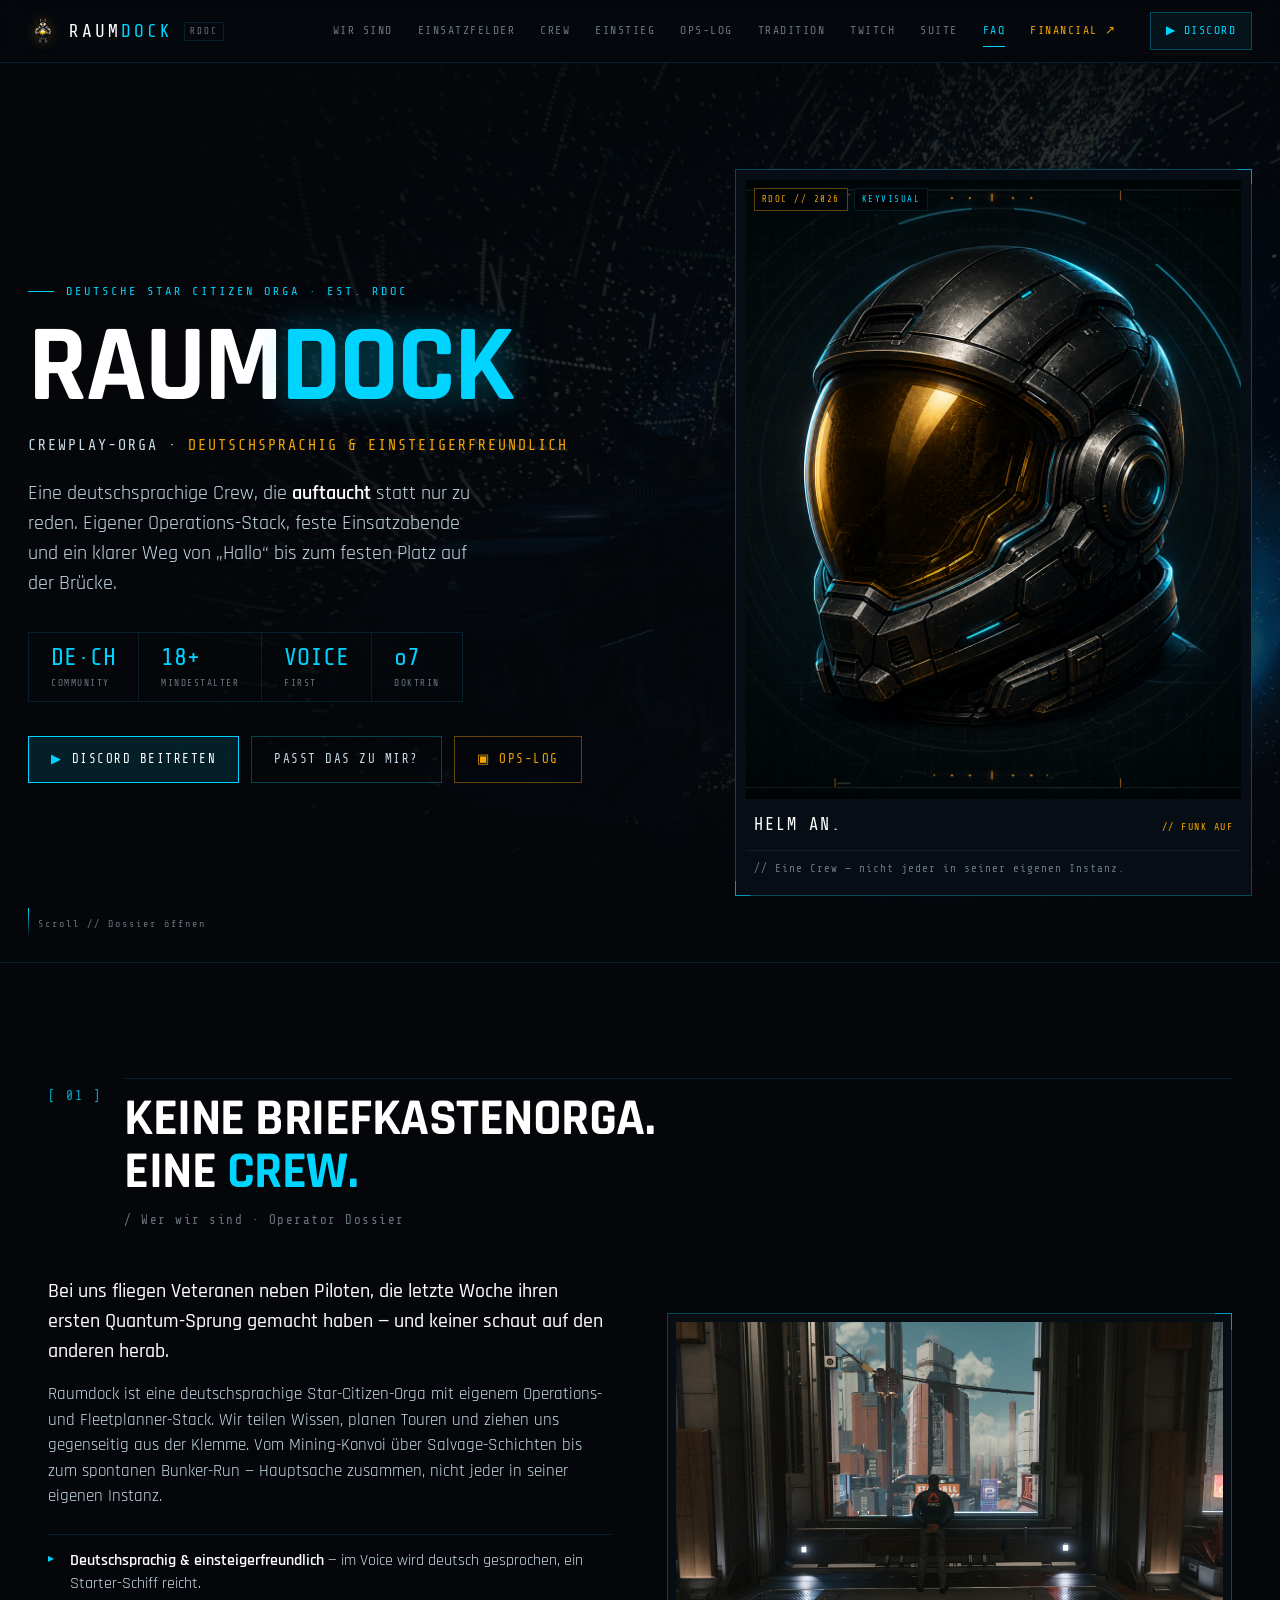
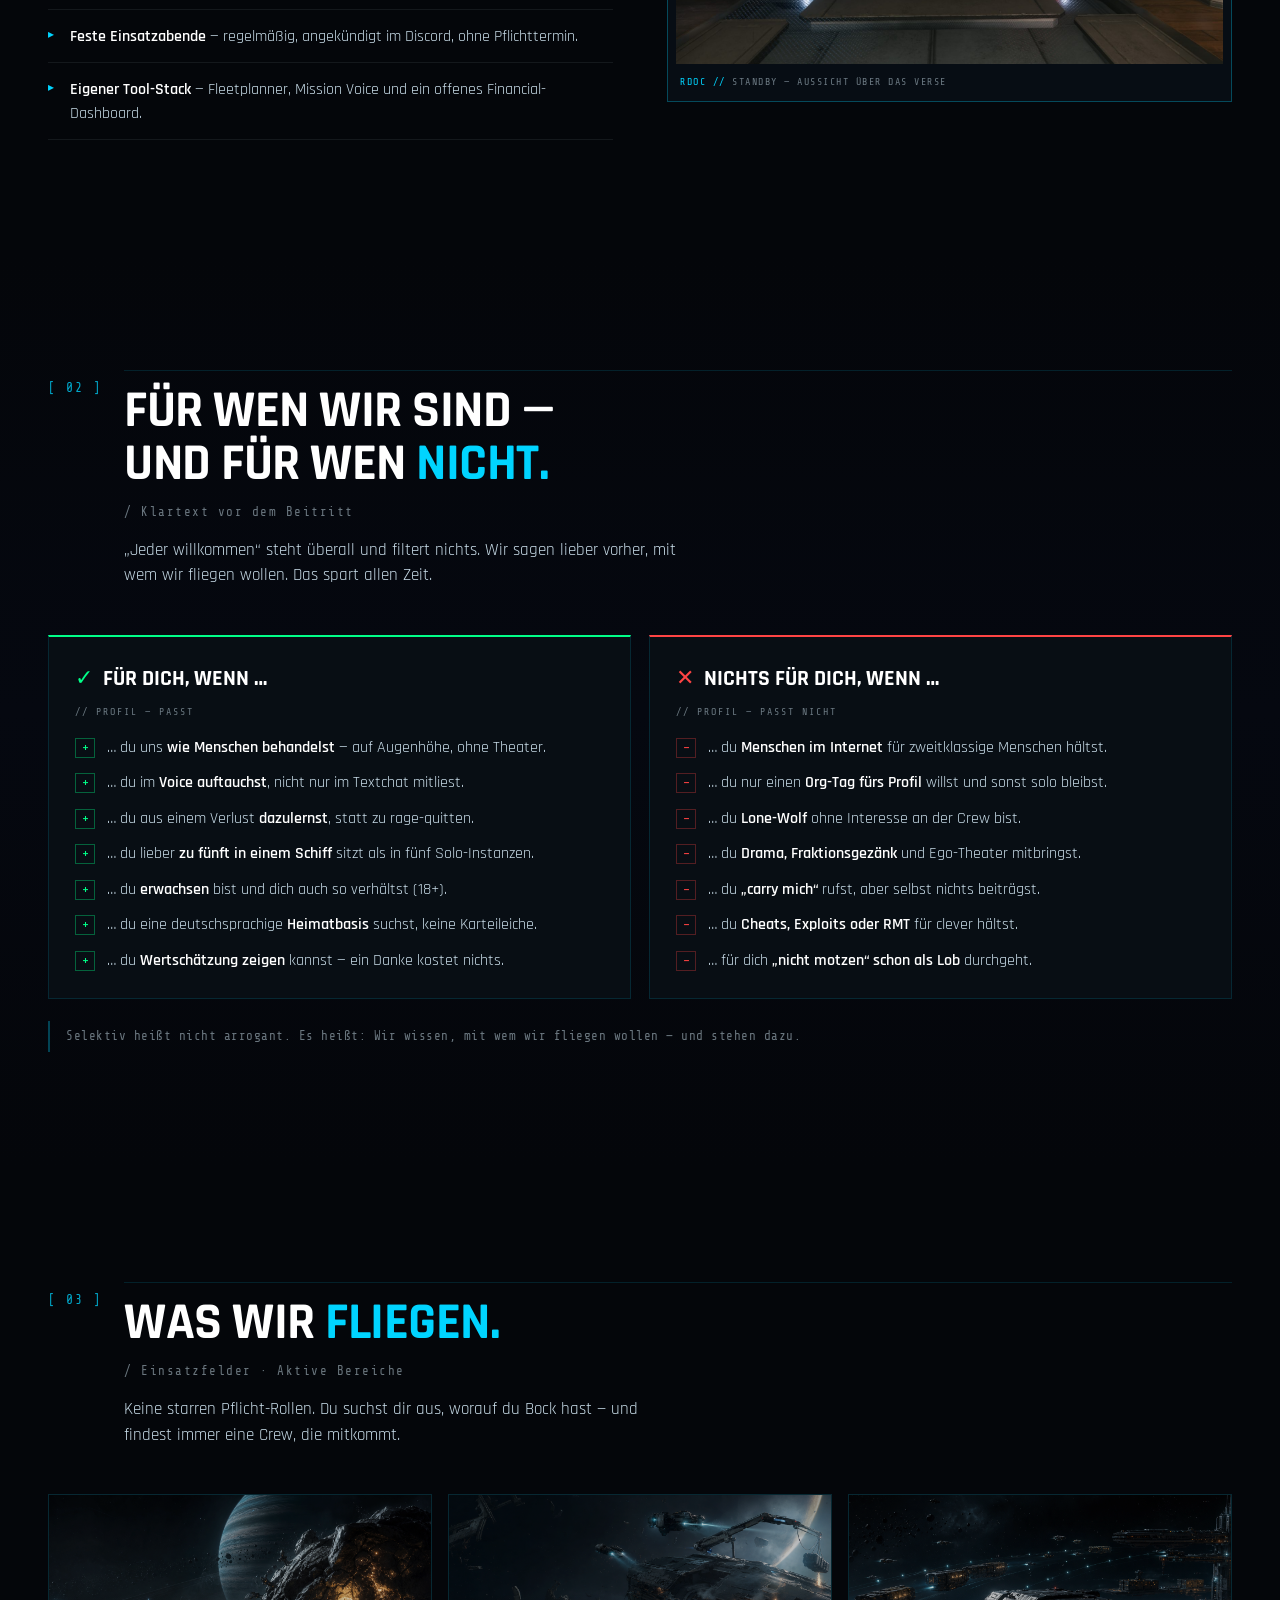
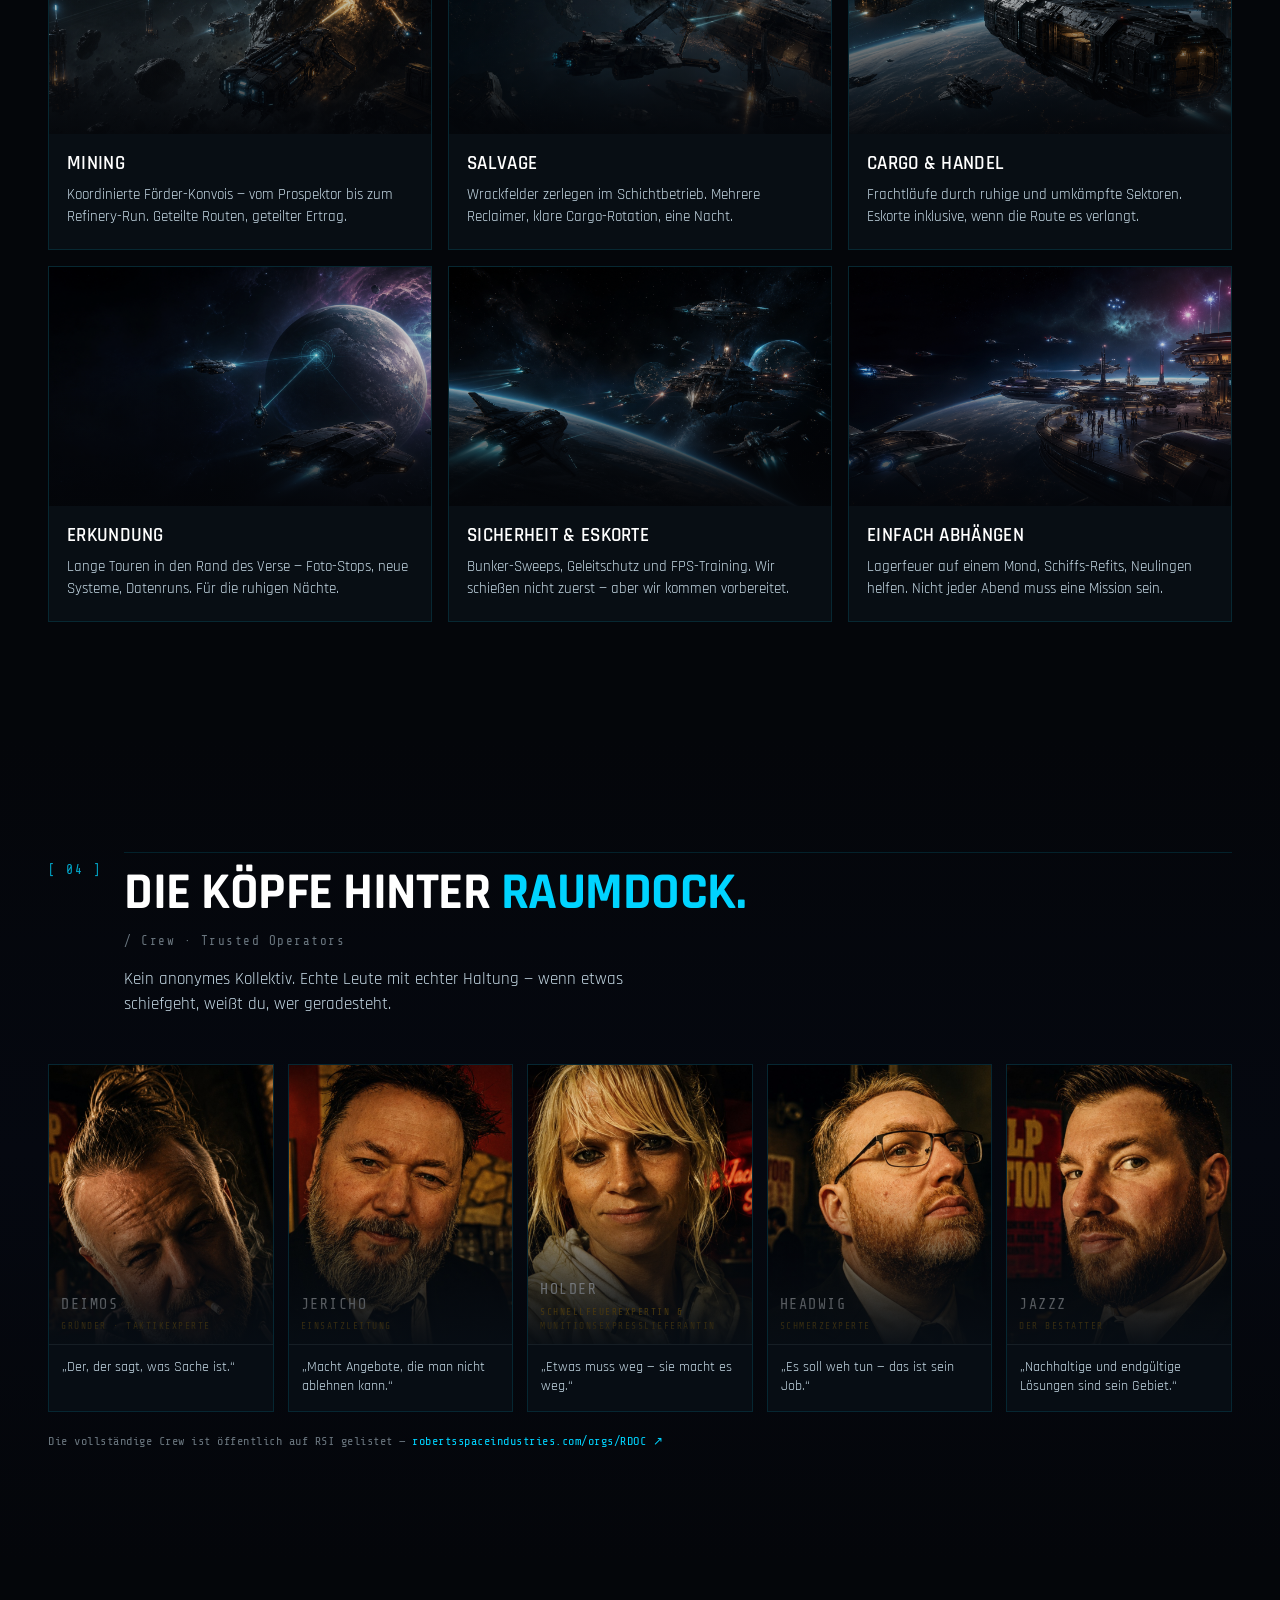
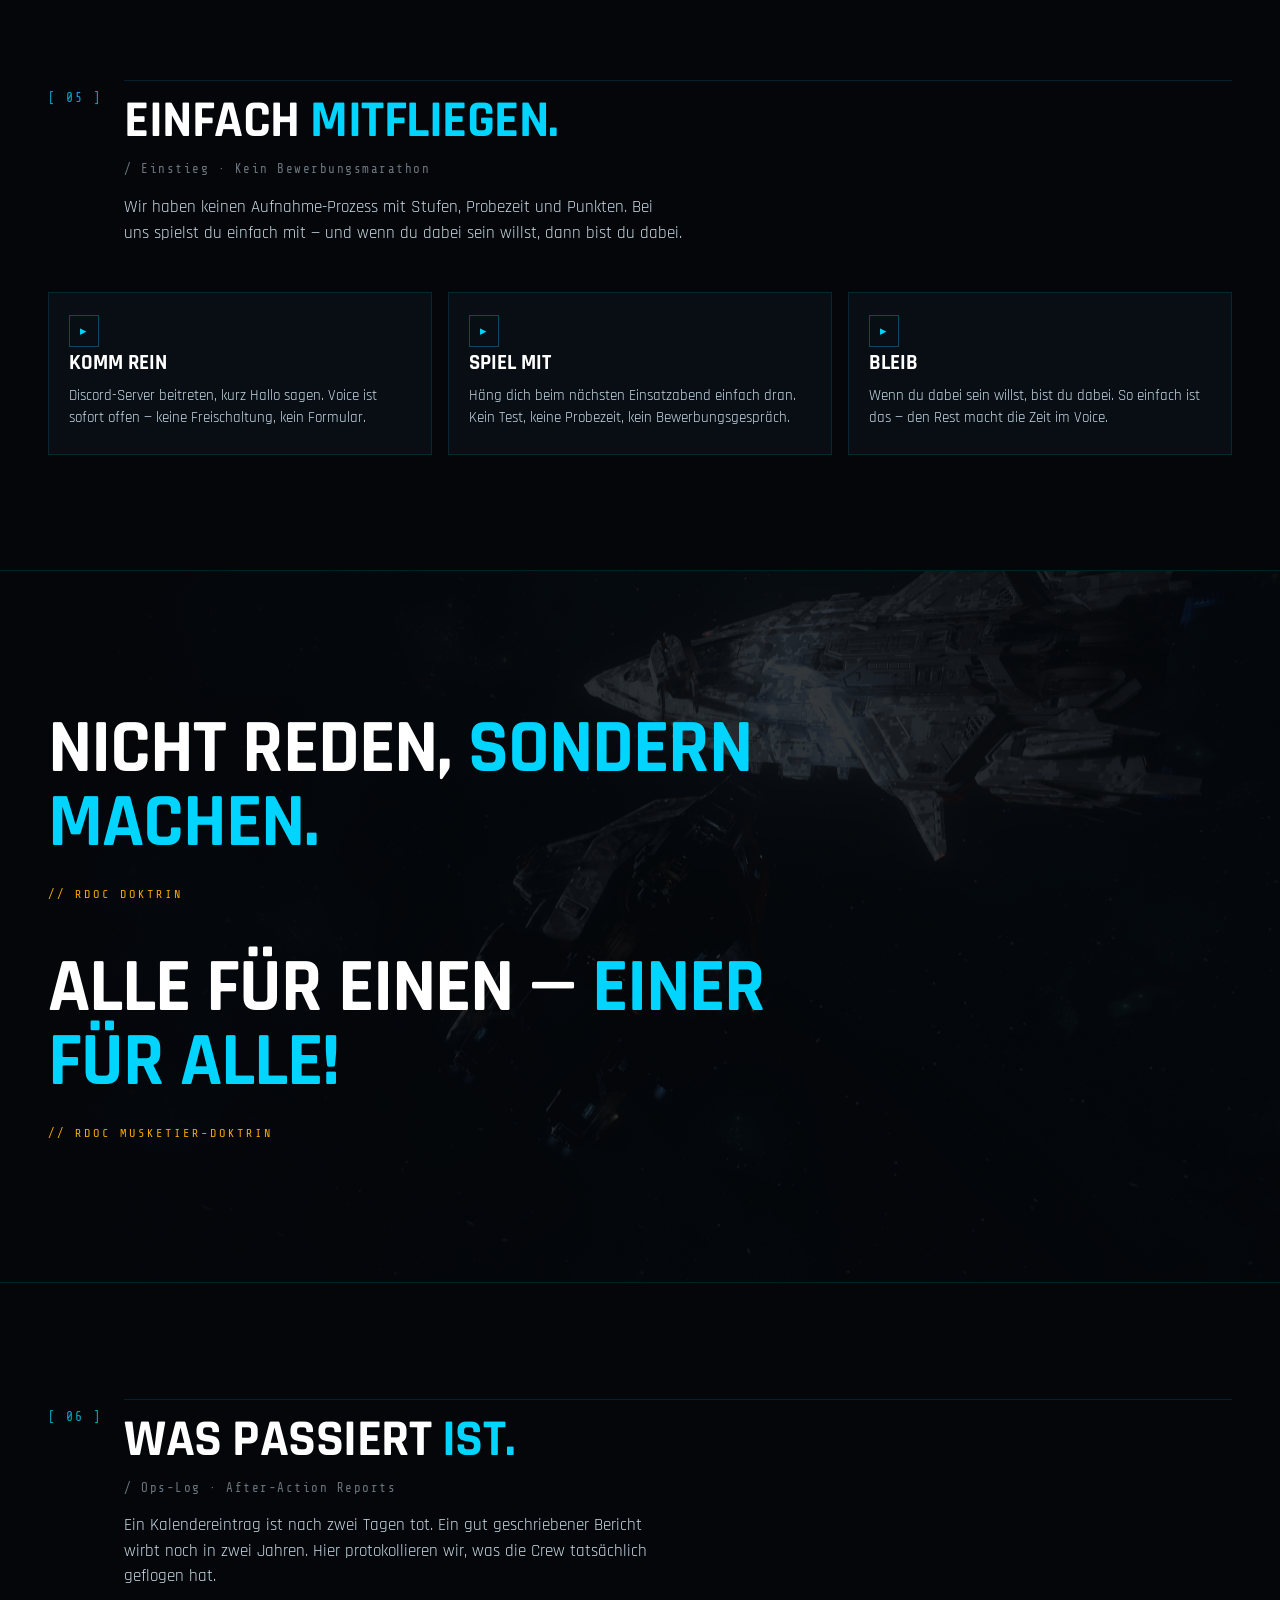
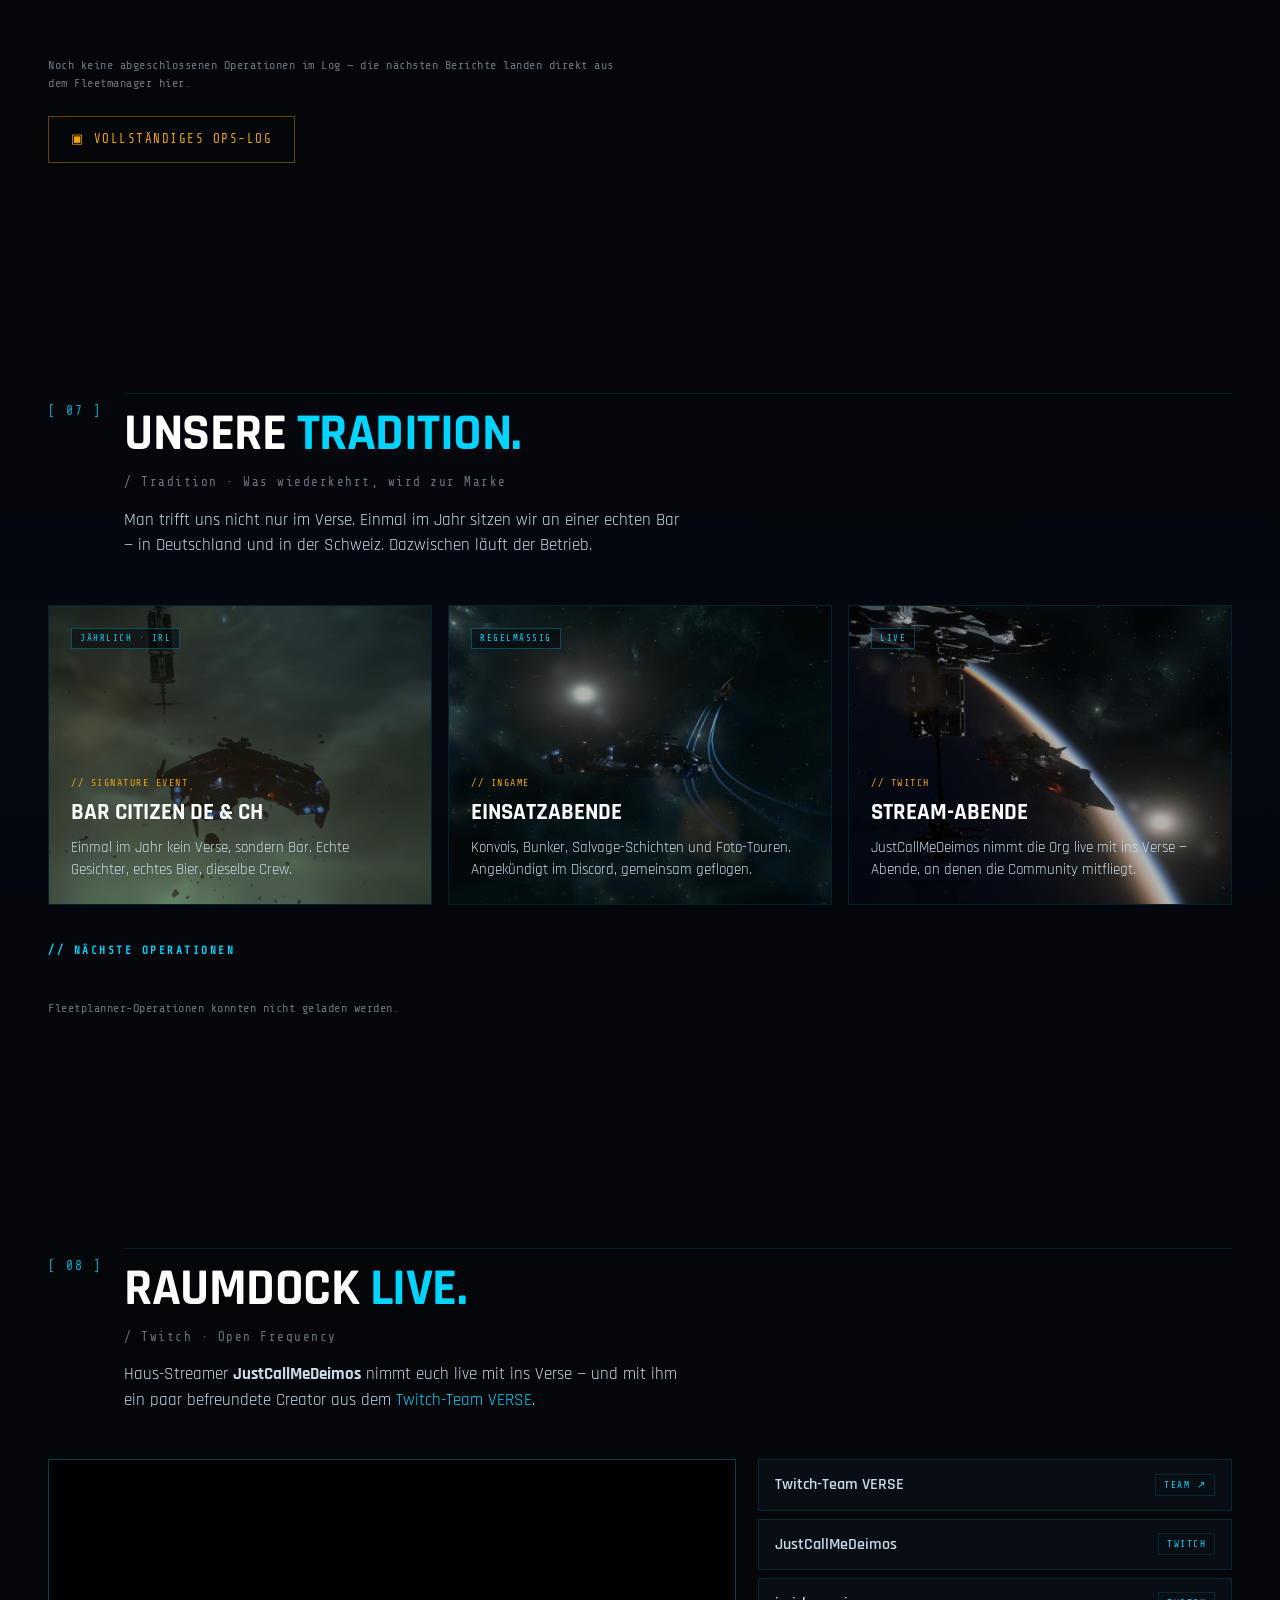
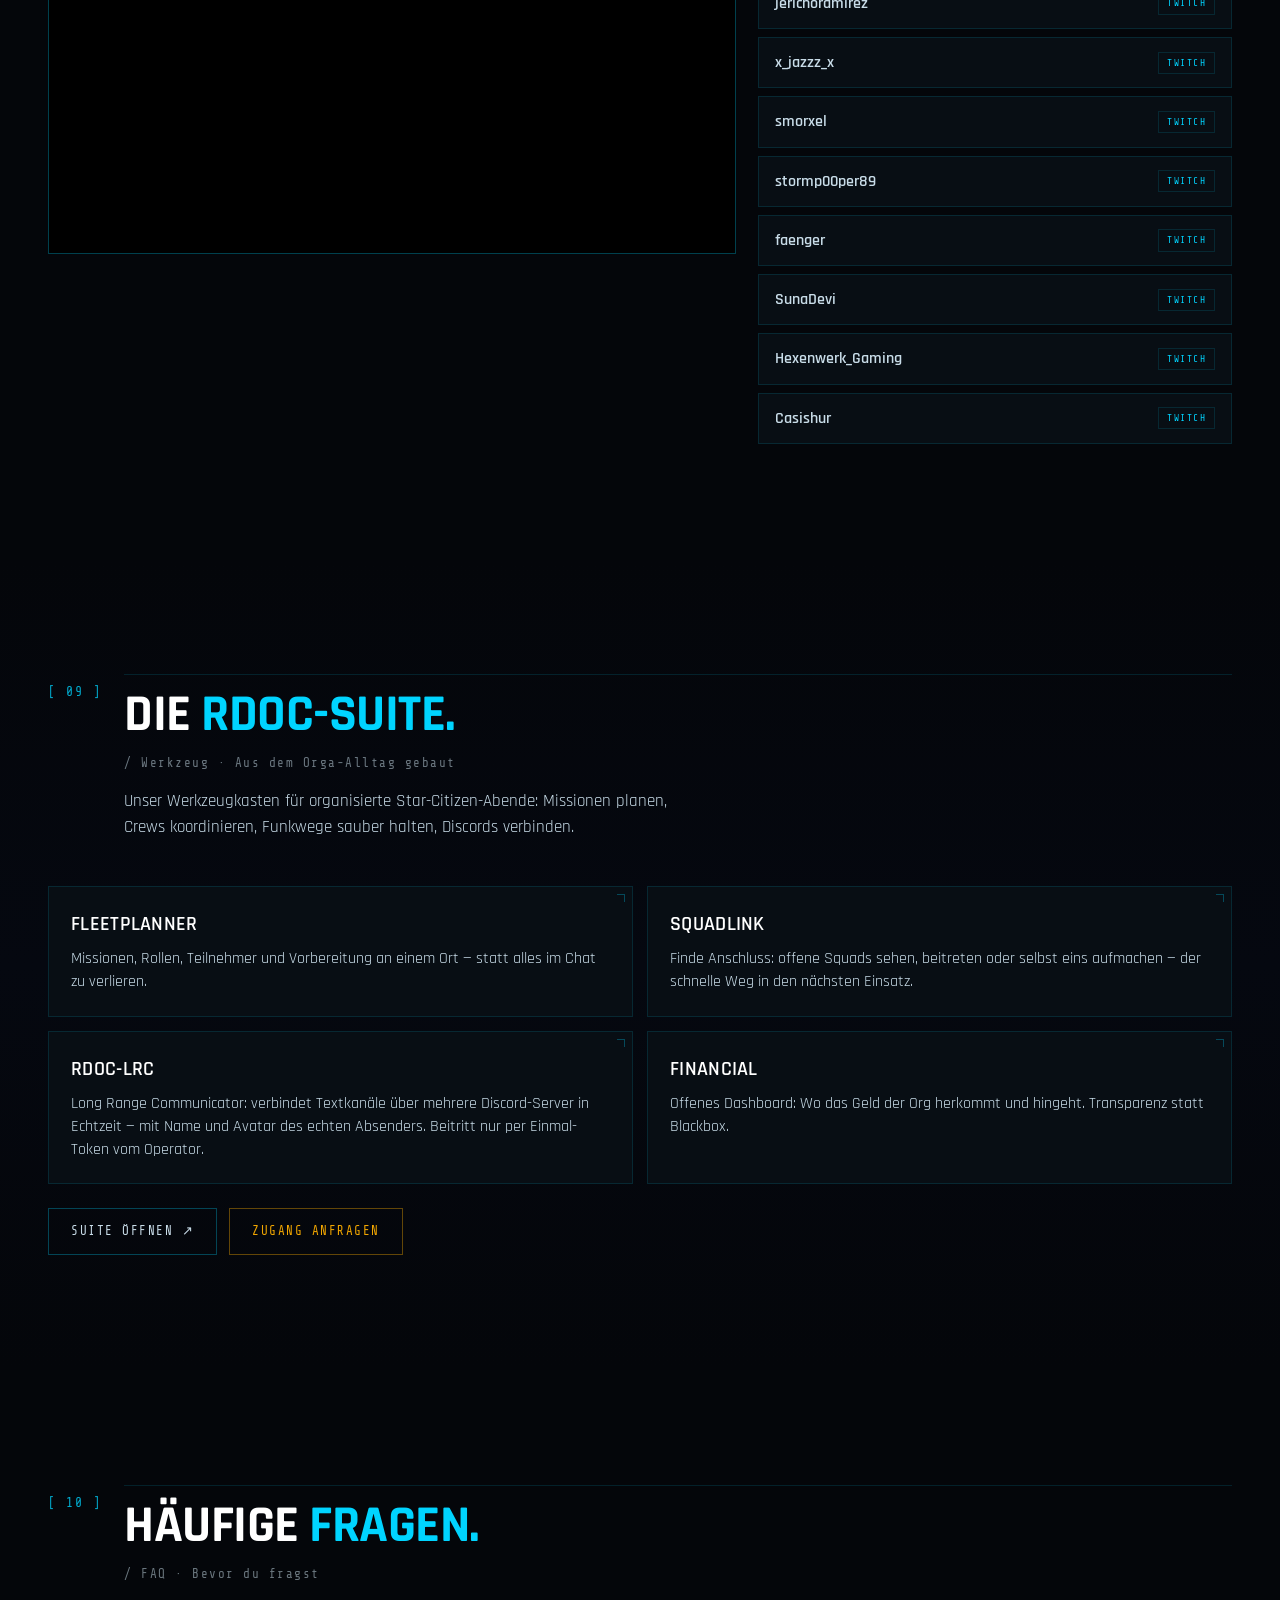
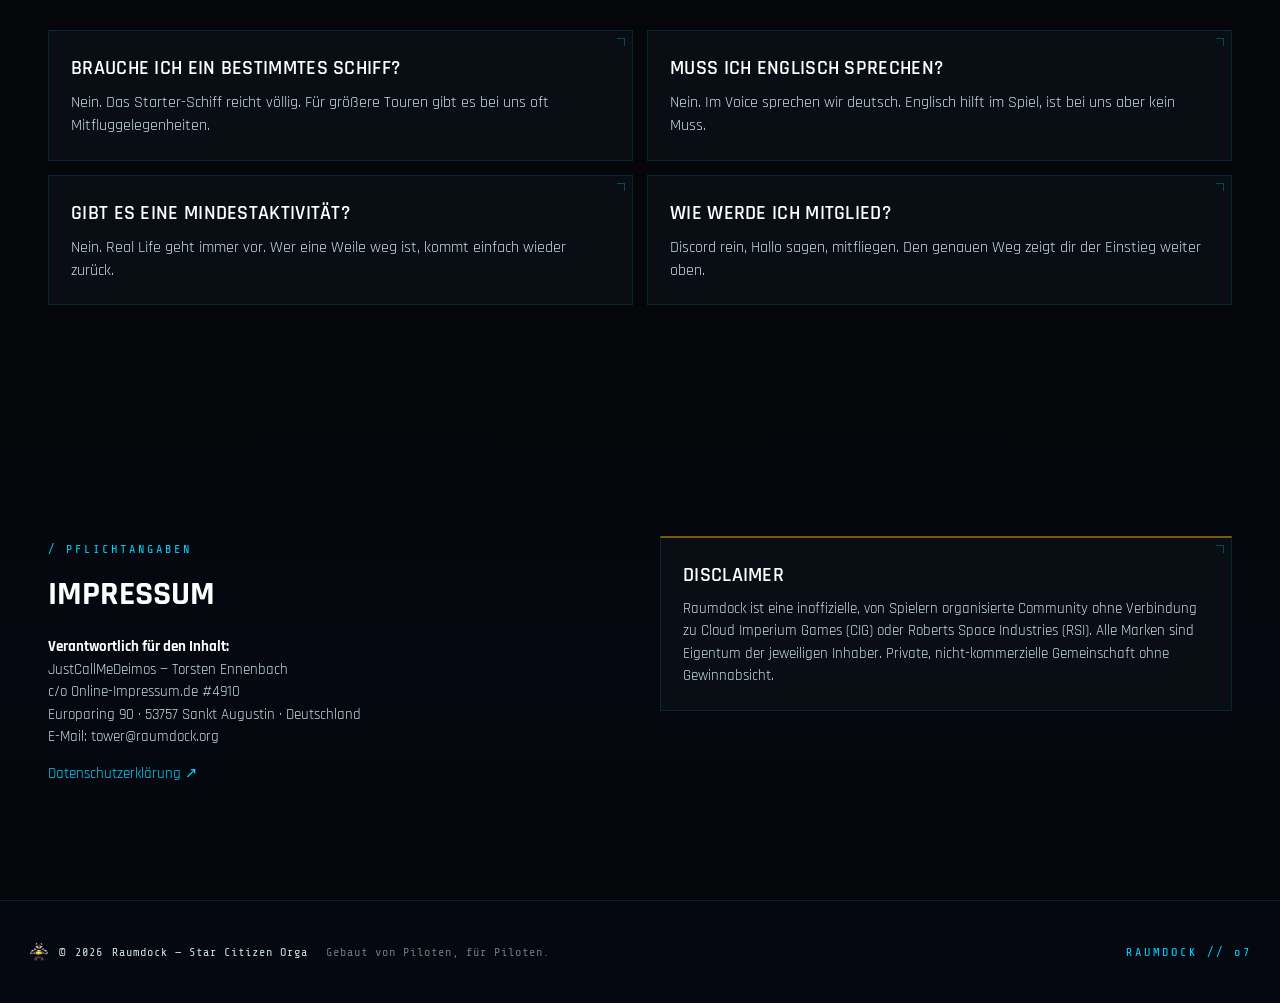
<file: index.html>
<!doctype html>
<html lang="de" data-hero="flagship" data-accent="cyan">
<head>
  <meta charset="utf-8" />
  <meta name="viewport" content="width=device-width, initial-scale=1" />
  <title>Raumdock (RDOC) – Deutsche Star Citizen Orga & Community</title>
  <meta name="description" content="Raumdock (RDOC) ist eine deutsche Star Citizen Orga mit Anvil Paladin und RSI Perseus als Flagschiffen: Crewplay, feste Einsatzabende, keine Bewerbung, Discord, RSI-Orga und Twitch mit JustCallMeDeimos." />
  <meta name="robots" content="index,follow,max-image-preview:large" />
  <meta name="author" content="Raumdock RDOC" />
  <meta name="keywords" content="Star Citizen Orga Deutsch, deutsche Star Citizen Orga, Anvil Paladin, RSI Perseus, Star Citizen Paladin, Star Citizen Perseus, deutschsprachige Star Citizen Community, Raumdock, RDOC, JustCallMeDeimos, JerichoRamirez, HEADWiG, jazZz, HolderdiePolder" />
  <link rel="canonical" href="https://raumdock.org/" />
  <link rel="manifest" href="/site.webmanifest" />
  <meta property="og:site_name" content="Raumdock" />
  <meta property="og:title" content="Raumdock (RDOC) – Deutsche Star Citizen Orga" />
  <meta property="og:description" content="Deutschsprachige Star Citizen Orga für Einsteiger und Veteranen. Gemeinsam fliegen, Events planen, Discord nutzen und RDOC auf RSI finden." />
  <meta property="og:type" content="website" />
  <meta property="og:url" content="https://raumdock.org/" />
  <meta property="og:image" content="https://raumdock.org/assets/rdoc-2026-og-suite-banner.png" />
  <meta property="og:image:alt" content="Raumdock RDOC – deutsche Star Citizen Orga" />
  <meta property="og:locale" content="de_DE" />
  <meta name="twitter:card" content="summary_large_image" />
  <meta name="twitter:title" content="Raumdock (RDOC) – Deutsche Star Citizen Orga" />
  <meta name="twitter:description" content="Deutschsprachige Star Citizen Orga mit Discord, Events, RSI-Profil und Twitch-Streams von JustCallMeDeimos." />
  <meta name="twitter:image" content="https://raumdock.org/assets/rdoc-2026-og-suite-banner.png" />
  <meta name="theme-color" content="#04060a" />
  <link rel="icon" href="/assets/favicon-512.png" />
  <link rel="apple-touch-icon" href="/assets/apple-touch-icon.png" />
  <link rel="preconnect" href="https://fonts.googleapis.com" />
  <link rel="preconnect" href="https://fonts.gstatic.com" crossorigin />
  <link href="https://fonts.googleapis.com/css2?family=Rajdhani:wght@400;500;600;700&family=Share+Tech+Mono&display=swap" rel="stylesheet" />
  <link rel="stylesheet" href="/assets/rdoc3.css?v=20260617-hero" />
  <script type="application/ld+json">
  {
    "@context": "https://schema.org",
    "@graph": [
      {
        "@type": "Organization",
        "@id": "https://raumdock.org/#organization",
        "name": "Raumdock",
        "alternateName": ["RDOC", "Raumdock Star Citizen Orga"],
        "url": "https://raumdock.org/",
        "logo": "https://raumdock.org/assets/favicon-512.png",
        "image": "https://raumdock.org/assets/rdoc-2026-og-suite-banner.png",
        "description": "Raumdock (RDOC) ist eine deutsche, deutschsprachige Star Citizen Orga und Community mit Anvil Paladin und RSI Perseus als Flagschiffen, Discord, Events, RSI-Orga-Profil und Twitch-Streams.",
        "knowsAbout": ["Star Citizen", "Anvil Paladin", "RSI Perseus", "deutsche Star Citizen Orga", "Discord Community", "Fleetplanner"],
        "email": "tower@raumdock.org",
        "sameAs": [
          "https://robertsspaceindustries.com/orgs/RDOC",
          "https://suite.raumdock.org/fleetplanner",
          "https://twitch.tv/JustCallMeDeimos",
          "https://github.com/cccdemon"
        ],
        "member": [
          { "@type": "Person", "name": "JustCallMeDeimos", "url": "https://robertsspaceindustries.com/citizens/JustCallMeDeimos", "sameAs": "https://twitch.tv/JustCallMeDeimos" },
          { "@type": "Person", "name": "JerichoRamirez", "url": "https://robertsspaceindustries.com/citizens/JerichoRamirez" },
          { "@type": "Person", "name": "HEADWiG", "url": "https://robertsspaceindustries.com/citizens/HEADWiG" },
          { "@type": "Person", "name": "jazZz", "url": "https://robertsspaceindustries.com/citizens/jazZz" },
          { "@type": "Person", "name": "HolderdiePolder", "url": "https://robertsspaceindustries.com/citizens/HolderdiePolder" }
        ]
      },
      {
        "@type": "WebSite",
        "@id": "https://raumdock.org/#website",
        "url": "https://raumdock.org/",
        "name": "Raumdock",
        "inLanguage": "de-DE",
        "publisher": { "@id": "https://raumdock.org/#organization" },
        "potentialAction": {
          "@type": "SearchAction",
          "target": "https://www.google.com/search?q=site%3Araumdock.org+{search_term_string}",
          "query-input": "required name=search_term_string"
        }
      },
      {
        "@type": "FAQPage",
        "@id": "https://raumdock.org/#faq-schema",
        "inLanguage": "de-DE",
        "mainEntity": [
          {
            "@type": "Question",
            "name": "Ist Raumdock eine deutsche Star Citizen Orga?",
            "acceptedAnswer": { "@type": "Answer", "text": "Ja. Raumdock (RDOC) ist eine deutschsprachige Star Citizen Orga und Community mit Discord, RSI-Orga-Profil und gemeinsamen Events." }
          },
          {
            "@type": "Question",
            "name": "Kann ich als Einsteiger bei Raumdock mitmachen?",
            "acceptedAnswer": { "@type": "Answer", "text": "Ja. Raumdock ist einsteigerfreundlich. Ein Starter-Schiff reicht, erfahrene Mitglieder helfen bei den ersten Schritten im Verse." }
          },
          {
            "@type": "Question",
            "name": "Wo finde ich JustCallMeDeimos auf Twitch?",
            "acceptedAnswer": { "@type": "Answer", "text": "JustCallMeDeimos streamt auf Twitch unter https://twitch.tv/JustCallMeDeimos und ist Teil von Raumdock." }
          }
        ]
      }
    ]
  }
  </script>
</head>
<body>

<!-- ════════════ NAV ════════════ -->
<header class="nav">
  <div class="ctr-wide nav-i">
    <a class="brand" href="#top" aria-label="Raumdock Startseite">
      <img src="assets/wolf.png" alt="" />
      <span class="wm">RAUM<b>DOCK</b></span>
      <span class="tg">RDOC</span>
      <span class="live" id="live"><span class="d"></span>LIVE</span>
    </a>
    <nav class="nav-links" aria-label="Hauptmenü">
      <a href="#wir">Wir sind</a>
      <a href="#einsatz">Einsatzfelder</a>
      <a href="#crew">Crew</a>
      <a href="#einstieg">Einstieg</a>
      <a href="ops-log.html">Ops-Log</a>
      <a href="#tradition">Tradition</a>
      <a href="#twitch">Twitch</a>
      <a href="#suite">Suite</a>
      <a href="#faq">FAQ</a>
      <a class="ext" href="https://financial.raumdock.org/" target="_blank" rel="noopener">Financial ↗</a>
    </nav>
    <a class="btn-disc" href="https://discord.gg/raumdock" target="_blank" rel="noopener">▶ Discord</a>
    <button class="burger" id="burger" aria-label="Menü öffnen" aria-expanded="false">☰ Menü</button>
  </div>
</header>

<div class="drawer" id="drawer" aria-hidden="true">
  <div class="pnl">
    <button class="x" id="drawerX" aria-label="Menü schließen">✕</button>
    <a href="#wir">Wir sind</a>
    <a href="#einsatz">Einsatzfelder</a>
    <a href="#crew">Crew</a>
    <a href="#einstieg">Einstieg</a>
    <a href="ops-log.html">Ops-Log</a>
    <a href="#tradition">Tradition</a>
    <a href="#twitch">Twitch</a>
    <a href="#suite">Suite</a>
    <a href="#faq">FAQ</a>
    <a href="https://discord.gg/raumdock" target="_blank" rel="noopener">▶ Discord</a>
    <a class="ext" href="https://financial.raumdock.org/" target="_blank" rel="noopener">Financial ↗</a>
  </div>
</div>

<main id="top">

  <!-- ════════════ HERO ════════════ -->
  <section class="hero" data-screen-label="Hero">
    <div class="hero-bg" aria-hidden="true"></div>
    <div class="hero-grid" aria-hidden="true"></div>
    <div class="ctr-wide hero-i">
      <div class="hero-copy">
        <div class="hero-eyebrow">
          <span class="tick"></span>
          <span class="kick">Deutsche Star Citizen Orga · Est. RDOC</span>
        </div>
        <h1>RAUM<span class="dock">DOCK</span></h1>
        <p class="role">Crewplay-Orga · <b>Deutschsprachig &amp; einsteigerfreundlich</b></p>
        <p class="tagline">Eine deutschsprachige Crew, die <b>auftaucht</b> statt nur zu reden. Eigener Operations-Stack, feste Einsatzabende und ein klarer Weg von „Hallo&ldquo; bis zum festen Platz auf der Brücke.</p>
        <div class="hero-stats">
          <div class="st"><div class="n">DE·CH</div><div class="l">Community</div></div>
          <div class="st"><div class="n">18+</div><div class="l">Mindestalter</div></div>
          <div class="st"><div class="n">VOICE</div><div class="l">First</div></div>
          <div class="st"><div class="n">o7</div><div class="l">Doktrin</div></div>
        </div>
        <div class="cta">
          <a class="btn btn-pri" href="https://discord.gg/raumdock" target="_blank" rel="noopener"><span class="i">▶</span> Discord beitreten</a>
          <a class="btn" href="#auswahl">Passt das zu mir?</a>
          <a class="btn btn-gold" href="ops-log.html"><span class="i">▣</span> Ops-Log</a>
        </div>
      </div>
      <aside class="opcard" aria-label="RDOC Keyvisual">
        <div class="pic">
          <div class="tagrow"><span class="gold">RDOC // 2026</span><span>KEYVISUAL</span></div>
          <img src="assets/rdoc-2026-helmet-keyvisual.png" alt="RDOC Helm-Keyvisual mit Amber-Visier" />
        </div>
        <div class="meta">
          <span class="nm">Helm an.</span>
          <span class="rl">// Funk auf</span>
        </div>
        <div class="ln">// Eine Crew — nicht jeder in seiner eigenen Instanz.</div>
      </aside>
    </div>
    <div class="scroll-hint"><span class="bar"></span>Scroll // Dossier öffnen</div>
  </section>

  <!-- ════════════ 01 WIR SIND ════════════ -->
  <section class="sec" id="wir" data-screen-label="Wir sind">
    <div class="ctr">
      <div class="sechead">
        <span class="idx">[ 01 ]</span>
        <div class="ht">
          <h2>Keine Briefkasten&shy;orga.<br>Eine <em>Crew.</em></h2>
          <div class="desc">/ Wer wir sind · Operator Dossier</div>
        </div>
      </div>
      <div class="split">
        <div>
          <p class="lead">Bei uns fliegen Veteranen neben Piloten, die letzte Woche ihren ersten Quantum-Sprung gemacht haben — und keiner schaut auf den anderen herab.</p>
          <p class="body-p">Raumdock ist eine deutschsprachige Star-Citizen-Orga mit eigenem Operations- und Fleetplanner-Stack. Wir teilen Wissen, planen Touren und ziehen uns gegenseitig aus der Klemme. Vom Mining-Konvoi über Salvage-Schichten bis zum spontanen Bunker-Run — Hauptsache zusammen, nicht jeder in seiner eigenen Instanz.</p>
          <ul class="spec">
            <li><b>Deutschsprachig &amp; einsteigerfreundlich</b> — im Voice wird deutsch gesprochen, ein Starter-Schiff reicht.</li>
            <li><b>Feste Einsatzabende</b> — regelmäßig, angekündigt im Discord, ohne Pflichttermin.</li>
            <li><b>Eigener Tool-Stack</b> — Fleetplanner, Mission Voice und ein offenes Financial-Dashboard.</li>
          </ul>
        </div>
        <figure class="media">
          <img src="assets/shots/city-window.jpg" alt="RDOC-Pilot blickt über die Skyline von Area18" />
          <figcaption class="cap"><span class="ac">RDOC //</span> Standby — Aussicht über das Verse</figcaption>
        </figure>
      </div>
    </div>
  </section>

  <!-- ════════════ 02 AUSWAHL ════════════ -->
  <section class="sec alt" id="auswahl" data-screen-label="Auswahl">
    <div class="ctr">
      <div class="sechead">
        <span class="idx">[ 02 ]</span>
        <div class="ht">
          <h2>Für wen wir sind —<br>und für wen <em>nicht.</em></h2>
          <div class="desc">/ Klartext vor dem Beitritt</div>
          <p class="sub">„Jeder willkommen&ldquo; steht überall und filtert nichts. Wir sagen lieber vorher, mit wem wir fliegen wollen. Das spart allen Zeit.</p>
        </div>
      </div>
      <div class="sel">
        <div class="sel-col yes">
          <h3><span class="s">✓</span> Für dich, wenn …</h3>
          <span class="ch">// Profil — passt</span>
          <ul>
            <li><span class="mk">+</span><span>… du uns <b>wie Menschen behandelst</b> — auf Augenhöhe, ohne Theater.</span></li>
            <li><span class="mk">+</span><span>… du im <b>Voice auftauchst</b>, nicht nur im Textchat mitliest.</span></li>
            <li><span class="mk">+</span><span>… du aus einem Verlust <b>dazulernst</b>, statt zu rage-quitten.</span></li>
            <li><span class="mk">+</span><span>… du lieber <b>zu fünft in einem Schiff</b> sitzt als in fünf Solo-Instanzen.</span></li>
            <li><span class="mk">+</span><span>… du <b>erwachsen</b> bist und dich auch so verhältst (18+).</span></li>
            <li><span class="mk">+</span><span>… du eine deutschsprachige <b>Heimatbasis</b> suchst, keine Karteileiche.</span></li>
            <li><span class="mk">+</span><span>… du <b>Wertschätzung zeigen</b> kannst — ein Danke kostet nichts.</span></li>
          </ul>
        </div>
        <div class="sel-col no">
          <h3><span class="s">✕</span> Nichts für dich, wenn …</h3>
          <span class="ch">// Profil — passt nicht</span>
          <ul>
            <li><span class="mk">–</span><span>… du <b>Menschen im Internet</b> für zweitklassige Menschen hältst.</span></li>
            <li><span class="mk">–</span><span>… du nur einen <b>Org-Tag fürs Profil</b> willst und sonst solo bleibst.</span></li>
            <li><span class="mk">–</span><span>… du <b>Lone-Wolf</b> ohne Interesse an der Crew bist.</span></li>
            <li><span class="mk">–</span><span>… du <b>Drama, Fraktionsgezänk</b> und Ego-Theater mitbringst.</span></li>
            <li><span class="mk">–</span><span>… du <b>„carry mich&ldquo;</b> rufst, aber selbst nichts beiträgst.</span></li>
            <li><span class="mk">–</span><span>… du <b>Cheats, Exploits oder RMT</b> für clever hältst.</span></li>
            <li><span class="mk">–</span><span>… für dich <b>„nicht motzen&ldquo; schon als Lob</b> durchgeht.</span></li>
          </ul>
        </div>
      </div>
      <p class="sel-note">Selektiv heißt nicht arrogant. Es heißt: Wir wissen, mit wem wir fliegen wollen — und stehen dazu.</p>
    </div>
  </section>

  <!-- ════════════ 03 EINSATZFELDER ════════════ -->
  <section class="sec" id="einsatz" data-screen-label="Einsatzfelder">
    <div class="ctr">
      <div class="sechead">
        <span class="idx">[ 03 ]</span>
        <div class="ht">
          <h2>Was wir <em>fliegen.</em></h2>
          <div class="desc">/ Einsatzfelder · Aktive Bereiche</div>
          <p class="sub">Keine starren Pflicht-Rollen. Du suchst dir aus, worauf du Bock hast — und findest immer eine Crew, die mitkommt.</p>
        </div>
      </div>
      <div class="fields">
        <article class="field">
          <div class="ph"><span class="tag">// Industrie</span><img src="assets/mission-mining.png" alt="Mining-Operation" loading="lazy" /></div>
          <div class="bd"><h3>Mining</h3><p>Koordinierte Förder-Konvois — vom Prospektor bis zum Refinery-Run. Geteilte Routen, geteilter Ertrag.</p></div>
        </article>
        <article class="field">
          <div class="ph"><span class="tag">// Salvage</span><img src="assets/mission-salvage.png" alt="Salvage-Operation" loading="lazy" /></div>
          <div class="bd"><h3>Salvage</h3><p>Wrackfelder zerlegen im Schichtbetrieb. Mehrere Reclaimer, klare Cargo-Rotation, eine Nacht.</p></div>
        </article>
        <article class="field">
          <div class="ph"><span class="tag">// Logistik</span><img src="assets/mission-transport.png" alt="Cargo- und Handelslauf" loading="lazy" /></div>
          <div class="bd"><h3>Cargo &amp; Handel</h3><p>Frachtläufe durch ruhige und umkämpfte Sektoren. Eskorte inklusive, wenn die Route es verlangt.</p></div>
        </article>
        <article class="field">
          <div class="ph"><span class="tag">// Recon</span><img src="assets/mission-exploration.png" alt="Erkundungsmission" loading="lazy" /></div>
          <div class="bd"><h3>Erkundung</h3><p>Lange Touren in den Rand des Verse — Foto-Stops, neue Systeme, Datenruns. Für die ruhigen Nächte.</p></div>
        </article>
        <article class="field">
          <div class="ph"><span class="tag">// Security</span><img src="assets/mission-combat.png" alt="Sicherheits- und Eskortmission" loading="lazy" /></div>
          <div class="bd"><h3>Sicherheit &amp; Eskorte</h3><p>Bunker-Sweeps, Geleitschutz und FPS-Training. Wir schießen nicht zuerst — aber wir kommen vorbereitet.</p></div>
        </article>
        <article class="field">
          <div class="ph"><span class="tag">// Crew</span><img src="assets/mission-social.png" alt="Gemeinsame Crew-Zeit" loading="lazy" /></div>
          <div class="bd"><h3>Einfach abhängen</h3><p>Lagerfeuer auf einem Mond, Schiffs-Refits, Neulingen helfen. Nicht jeder Abend muss eine Mission sein.</p></div>
        </article>
      </div>
    </div>
  </section>

  <!-- ════════════ 04 CREW ════════════ -->
  <section class="sec alt" id="crew" data-screen-label="Crew">
    <div class="ctr">
      <div class="sechead">
        <span class="idx">[ 04 ]</span>
        <div class="ht">
          <h2>Die Köpfe hinter <em>Raumdock.</em></h2>
          <div class="desc">/ Crew · Trusted Operators</div>
          <p class="sub">Kein anonymes Kollektiv. Echte Leute mit echter Haltung — wenn etwas schiefgeht, weißt du, wer geradesteht.</p>
        </div>
      </div>
      <div class="crew">
        <article class="op">
          <div class="pic"><span class="num">01</span><img src="assets/crew/deimos.jpg?v=7" alt="JustCallMeDeimos" loading="lazy" /><div class="id"><div class="nm">Deimos</div><div class="rl">Gründer · Taktikexperte</div></div></div>
          <p class="q">„Der, der sagt, was Sache ist.&ldquo;</p>
        </article>
        <article class="op">
          <div class="pic"><span class="num">02</span><img src="assets/crew/jericho.jpg?v=6" alt="JerichoRamirez" loading="lazy" /><div class="id"><div class="nm">Jericho</div><div class="rl">Einsatzleitung</div></div></div>
          <p class="q">„Macht Angebote, die man nicht ablehnen kann.&ldquo;</p>
        </article>
        <article class="op">
          <div class="pic"><span class="num">03</span><img src="assets/crew/holder.jpg?v=6" alt="HolderDiePolder" loading="lazy" /><div class="id"><div class="nm">Holder</div><div class="rl">Schnellfeuerexpertin &amp; Munitionsexpresslieferantin</div></div></div>
          <p class="q">„Etwas muss weg — sie macht es weg.&ldquo;</p>
        </article>
        <article class="op">
          <div class="pic"><span class="num">04</span><img src="assets/crew/headwig.jpg?v=6" alt="HEADWiG" loading="lazy" /><div class="id"><div class="nm">Headwig</div><div class="rl">Schmerzexperte</div></div></div>
          <p class="q">„Es soll weh tun — das ist sein Job.&ldquo;</p>
        </article>
        <article class="op">
          <div class="pic"><span class="num">05</span><img src="assets/crew/jazzz.jpg?v=6" alt="jazZz" loading="lazy" /><div class="id"><div class="nm">jazZz</div><div class="rl">Der Bestatter</div></div></div>
          <p class="q">„Nachhaltige und endgültige Lösungen sind sein Gebiet.&ldquo;</p>
        </article>
      </div>
      <p class="crew-note">Die vollständige Crew ist öffentlich auf RSI gelistet — <a href="https://robertsspaceindustries.com/orgs/RDOC" target="_blank" rel="noopener">robertsspaceindustries.com/orgs/RDOC ↗</a></p>
    </div>
  </section>

  <!-- ════════════ 05 EINSTIEG ════════════ -->
  <section class="sec" id="einstieg" data-screen-label="Einstieg">
    <div class="ctr">
      <div class="sechead">
        <span class="idx">[ 05 ]</span>
        <div class="ht">
          <h2>Einfach <em>mitfliegen.</em></h2>
          <div class="desc">/ Einstieg · Kein Bewerbungsmarathon</div>
          <p class="sub">Wir haben keinen Aufnahme-Prozess mit Stufen, Probezeit und Punkten. Bei uns spielst du einfach mit — und wenn du dabei sein willst, dann bist du dabei.</p>
        </div>
      </div>
      <div class="rail" style="grid-template-columns:repeat(3,1fr)">
        <div class="step"><div class="dot">▸</div><h3>Komm rein</h3><p>Discord-Server beitreten, kurz Hallo sagen. Voice ist sofort offen — keine Freischaltung, kein Formular.</p></div>
        <div class="step"><div class="dot">▸</div><h3>Spiel mit</h3><p>Häng dich beim nächsten Einsatzabend einfach dran. Kein Test, keine Probezeit, kein Bewerbungsgespräch.</p></div>
        <div class="step"><div class="dot">▸</div><h3>Bleib</h3><p>Wenn du dabei sein willst, bist du dabei. So einfach ist das — den Rest macht die Zeit im Voice.</p></div>
      </div>
    </div>
  </section>

  <!-- ════════════ BAND ════════════ -->
  <section class="band" aria-hidden="false">
    <div class="band-bg" style="background-image:url('assets/shots/engine-trails-sun.jpg')"></div>
    <div class="ctr">
      <blockquote>Nicht reden, <em>sondern machen.</em></blockquote>
      <div class="src">// RDOC Doktrin</div>
      <blockquote style="margin-top:48px">Alle für einen — <em>einer für alle!</em></blockquote>
      <div class="src">// RDOC Musketier-Doktrin</div>
    </div>
  </section>

  <!-- ════════════ 06 OPS-LOG ════════════ -->
  <section class="sec" id="opslog" data-screen-label="Ops-Log">
    <div class="ctr">
      <div class="sechead">
        <span class="idx">[ 06 ]</span>
        <div class="ht">
          <h2>Was passiert <em>ist.</em></h2>
          <div class="desc">/ Ops-Log · After-Action Reports</div>
          <p class="sub">Ein Kalendereintrag ist nach zwei Tagen tot. Ein gut geschriebener Bericht wirbt noch in zwei Jahren. Hier protokollieren wir, was die Crew tatsächlich geflogen hat.</p>
        </div>
      </div>
      <!-- Live aus dem Fleetmanager (/api/ops-log.php via assets/ops-log.js). Leerer Zustand statt erfundener Berichte. -->
      <div class="aar" id="aar-featured" data-limit="2">
        <p class="crew-note">Ops-Log wird geladen…</p>
      </div>
      <div class="cta" style="margin-top:24px"><a class="btn btn-gold" href="ops-log.html"><span class="i">▣</span> Vollständiges Ops-Log</a></div>
    </div>
  </section>

  <!-- ════════════ 07 TRADITION ════════════ -->
  <section class="sec alt" id="tradition" data-screen-label="Tradition">
    <div class="ctr">
      <div class="sechead">
        <span class="idx">[ 07 ]</span>
        <div class="ht">
          <h2>Unsere <em>Tradition.</em></h2>
          <div class="desc">/ Tradition · Was wiederkehrt, wird zur Marke</div>
          <p class="sub">Man trifft uns nicht nur im Verse. Einmal im Jahr sitzen wir an einer echten Bar — in Deutschland und in der Schweiz. Dazwischen läuft der Betrieb.</p>
        </div>
      </div>
      <div class="trad">
        <article class="t"><div class="bg" style="background-image:url('assets/shots/nebula-station.jpg')"></div><span class="badge">Jährlich · IRL</span><div class="tt">// Signature Event</div><h3>Bar Citizen DE &amp; CH</h3><p>Einmal im Jahr kein Verse, sondern Bar. Echte Gesichter, echtes Bier, dieselbe Crew.</p></article>
        <article class="t"><div class="bg" style="background-image:url('assets/shots/fleet-camo-escort.jpg')"></div><span class="badge">Regelmäßig</span><div class="tt">// Ingame</div><h3>Einsatzabende</h3><p>Konvois, Bunker, Salvage-Schichten und Foto-Touren. Angekündigt im Discord, gemeinsam geflogen.</p></article>
        <article class="t"><div class="bg" style="background-image:url('assets/shots/perseus-station.jpg')"></div><span class="badge">Live</span><div class="tt">// Twitch</div><h3>Stream-Abende</h3><p>JustCallMeDeimos nimmt die Org live mit ins Verse — Abende, an denen die Community mitfliegt.</p></article>
      </div>

      <h3 class="label" style="margin:38px 0 14px;color:var(--accent)">// Nächste Operationen</h3>
      <!-- Live aus dem Fleetplanner (/api/suite-events.php via assets/suite-events.js). -->
      <div class="events" id="suite-events">
        <p class="crew-note">Fleetplanner-Events werden geladen…</p>
      </div>
    </div>
  </section>

  <!-- ════════════ 08 TWITCH ════════════ -->
  <section class="sec" id="twitch" data-screen-label="Twitch">
    <div class="ctr">
      <div class="sechead">
        <span class="idx">[ 08 ]</span>
        <div class="ht">
          <h2>Raumdock <em>live.</em></h2>
          <div class="desc">/ Twitch · Open Frequency</div>
          <p class="sub">Haus-Streamer <b>JustCallMeDeimos</b> nimmt euch live mit ins Verse — und mit ihm ein paar befreundete Creator aus dem <a href="https://www.twitch.tv/team/verse" target="_blank" rel="noopener" style="color:var(--accent)">Twitch-Team VERSE</a>.</p>
        </div>
      </div>
      <div class="tw">
        <div class="frame">
          <iframe src="https://player.twitch.tv/?channel=JustCallMeDeimos&parent=raumdock.org&parent=localhost" title="JustCallMeDeimos live auf Twitch" allowfullscreen loading="lazy"></iframe>
        </div>
        <div class="list">
          <a href="https://www.twitch.tv/team/verse" target="_blank" rel="noopener"><span>Twitch-Team VERSE</span><span class="pill">Team ↗</span></a>
          <a href="https://twitch.tv/JustCallMeDeimos" target="_blank" rel="noopener"><span>JustCallMeDeimos</span><span class="pill">Twitch</span></a>
          <a href="https://twitch.tv/jerichoramirez" target="_blank" rel="noopener"><span>jerichoramirez</span><span class="pill">Twitch</span></a>
          <a href="https://twitch.tv/x_jazzz_x" target="_blank" rel="noopener"><span>x_jazzz_x</span><span class="pill">Twitch</span></a>
          <a href="https://twitch.tv/smorxel" target="_blank" rel="noopener"><span>smorxel</span><span class="pill">Twitch</span></a>
          <a href="https://twitch.tv/stormp00per89" target="_blank" rel="noopener"><span>stormp00per89</span><span class="pill">Twitch</span></a>
          <a href="https://twitch.tv/faenger" target="_blank" rel="noopener"><span>faenger</span><span class="pill">Twitch</span></a>
          <a href="https://twitch.tv/SunaDevi" target="_blank" rel="noopener"><span>SunaDevi</span><span class="pill">Twitch</span></a>
          <a href="https://twitch.tv/Hexenwerk_Gaming" target="_blank" rel="noopener"><span>Hexenwerk_Gaming</span><span class="pill">Twitch</span></a>
          <a href="https://twitch.tv/Casishur" target="_blank" rel="noopener"><span>Casishur</span><span class="pill">Twitch</span></a>
        </div>
      </div>
    </div>
  </section>

  <!-- ════════════ 09 SUITE ════════════ -->
  <section class="sec alt" id="suite" data-screen-label="Suite">
    <div class="ctr">
      <div class="sechead">
        <span class="idx">[ 09 ]</span>
        <div class="ht">
          <h2>Die <em>RDOC-Suite.</em></h2>
          <div class="desc">/ Werkzeug · Aus dem Orga-Alltag gebaut</div>
          <p class="sub">Unser Werkzeugkasten für organisierte Star-Citizen-Abende: Missionen planen, Crews koordinieren, Funkwege sauber halten, Discords verbinden.</p>
        </div>
      </div>
      <div class="faq">
        <div class="card"><h3>Fleetplanner</h3><p>Missionen, Rollen, Teilnehmer und Vorbereitung an einem Ort — statt alles im Chat zu verlieren.</p></div>
        <div class="card"><h3>SquadLink</h3><p>Finde Anschluss: offene Squads sehen, beitreten oder selbst eins aufmachen — der schnelle Weg in den nächsten Einsatz.</p></div>
        <div class="card"><h3>RDOC-LRC</h3><p>Long Range Communicator: verbindet Textkanäle über mehrere Discord-Server in Echtzeit — mit Name und Avatar des echten Absenders. Beitritt nur per Einmal-Token vom Operator.</p></div>
        <div class="card"><h3>Financial</h3><p>Offenes Dashboard: Wo das Geld der Org herkommt und hingeht. Transparenz statt Blackbox.</p></div>
      </div>
      <div class="cta" style="margin-top:24px">
        <a class="btn" href="https://suite.raumdock.org/fleetplanner" target="_blank" rel="noopener">Suite öffnen ↗</a>
        <a class="btn btn-gold" href="https://discord.gg/raumdock" target="_blank" rel="noopener">Zugang anfragen</a>
      </div>
    </div>
  </section>

  <!-- ════════════ 10 FAQ ════════════ -->
  <section class="sec" id="faq" data-screen-label="FAQ">
    <div class="ctr">
      <div class="sechead">
        <span class="idx">[ 10 ]</span>
        <div class="ht">
          <h2>Häufige <em>Fragen.</em></h2>
          <div class="desc">/ FAQ · Bevor du fragst</div>
        </div>
      </div>
      <div class="faq">
        <div class="card"><h3>Brauche ich ein bestimmtes Schiff?</h3><p>Nein. Das Starter-Schiff reicht völlig. Für größere Touren gibt es bei uns oft Mitfluggelegenheiten.</p></div>
        <div class="card"><h3>Muss ich Englisch sprechen?</h3><p>Nein. Im Voice sprechen wir deutsch. Englisch hilft im Spiel, ist bei uns aber kein Muss.</p></div>
        <div class="card"><h3>Gibt es eine Mindestaktivität?</h3><p>Nein. Real Life geht immer vor. Wer eine Weile weg ist, kommt einfach wieder zurück.</p></div>
        <div class="card"><h3>Wie werde ich Mitglied?</h3><p>Discord rein, Hallo sagen, mitfliegen. Den genauen Weg zeigt dir der Einstieg weiter oben.</p></div>
      </div>
    </div>
  </section>

  <!-- ════════════ IMPRESSUM ════════════ -->
  <section class="sec alt" id="impressum" data-screen-label="Impressum">
    <div class="ctr">
      <div class="imp">
        <div>
          <span class="kick">/ Pflichtangaben</span>
          <h2>Impressum</h2>
          <p><strong>Verantwortlich für den Inhalt:</strong><br>JustCallMeDeimos — Torsten Ennenbach<br>c/o Online-Impressum.de #4910<br>Europaring 90 · 53757 Sankt Augustin · Deutschland<br>E-Mail: tower@raumdock.org</p>
          <p style="margin-top:14px"><a href="datenschutz.html" style="color:var(--accent)">Datenschutzerklärung ↗</a></p>
        </div>
        <div class="card gold">
          <h3>Disclaimer</h3>
          <p>Raumdock ist eine inoffizielle, von Spielern organisierte Community ohne Verbindung zu Cloud Imperium Games (CIG) oder Roberts Space Industries (RSI). Alle Marken sind Eigentum der jeweiligen Inhaber. Private, nicht-kommerzielle Gemeinschaft ohne Gewinnabsicht.</p>
        </div>
      </div>
    </div>
  </section>
</main>

<footer class="ftr">
  <div class="ctr-wide ftr-i">
    <span class="brandf"><img src="assets/wolf.png" alt="" /> © <span id="year">2026</span> Raumdock — Star Citizen Orga</span>
    <span>Gebaut von Piloten, für Piloten.</span>
    <span class="o7">RAUMDOCK // o7</span>
  </div>
</footer>

<script>
  document.getElementById('year').textContent = new Date().getFullYear();

  // mobile drawer
  (function () {
    var b = document.getElementById('burger'), d = document.getElementById('drawer'), x = document.getElementById('drawerX');
    function open(){ d.classList.add('open'); document.body.classList.add('no-scroll'); b.setAttribute('aria-expanded','true'); }
    function close(){ d.classList.remove('open'); document.body.classList.remove('no-scroll'); b.setAttribute('aria-expanded','false'); }
    b.addEventListener('click', open); x.addEventListener('click', close);
    d.addEventListener('click', function(e){ if(e.target === d) close(); });
    d.querySelectorAll('a').forEach(function(a){ a.addEventListener('click', close); });
  })();

  // scrollspy
  (function () {
    var links = Array.prototype.slice.call(document.querySelectorAll('.nav-links a[href^="#"]'));
    var map = {};
    links.forEach(function(a){ var id=a.getAttribute('href').slice(1); var el=document.getElementById(id); if(el) map[id]=a; });
    var obs = new IntersectionObserver(function(entries){
      entries.forEach(function(en){
        if(en.isIntersecting){ links.forEach(function(a){a.classList.remove('active');}); var a=map[en.target.id]; if(a) a.classList.add('active'); }
      });
    }, { rootMargin:'-45% 0px -50% 0px', threshold:0 });
    Object.keys(map).forEach(function(id){ obs.observe(document.getElementById(id)); });
  })();
</script>
<script defer src="assets/ops-log.js?v=20260617-redesign"></script>
<script defer src="assets/suite-events.js?v=20260617-redesign"></script>
</body>
</html>
</file>
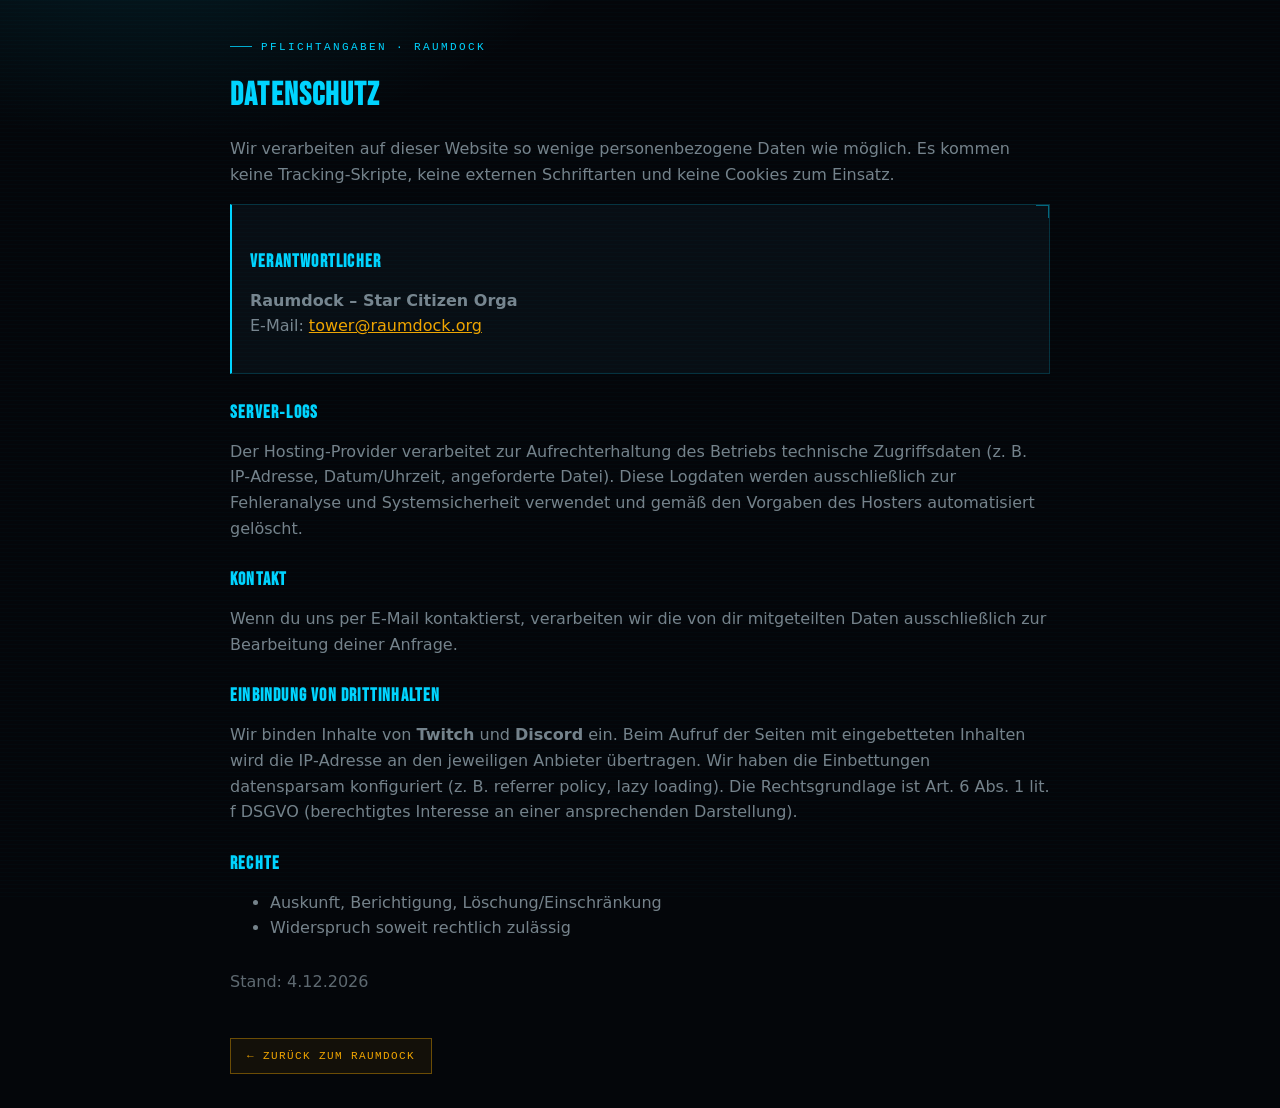
<file: datenschutz.html>
<!doctype html>
<html lang="de">
<head>
  <meta charset="utf-8" />
  <meta name="viewport" content="width=device-width, initial-scale=1" />
  <title>Datenschutz – Raumdock</title>
  <meta name="robots" content="noindex" />
  <meta name="theme-color" content="#0a0a0a" />
  <link rel="icon" href="/assets/favicon-32.png" sizes="32x32" type="image/png" />
  <style>
    @font-face{font-family:"RDOC Display";src:url("/assets/BebasNeue-Regular.ttf") format("truetype");font-weight:400;font-style:normal;font-display:swap}
    :root{--cyan:#00d4ff;--gold:#f0a500;--bg:#04060a;--bg2:#080e14;--fg:#c8dce8;--muted:rgba(200,220,232,.58);--bd:rgba(0,212,255,.18);--font-ui:"Segoe UI","Arial Narrow",system-ui,sans-serif;--font-display:"RDOC Display","Arial Narrow",Impact,sans-serif;--font-tech:Consolas,"Cascadia Mono","Lucida Console",monospace}
    *{box-sizing:border-box}
    body{margin:0; font-family:var(--font-ui); background:radial-gradient(760px 420px at 12% -10%,rgba(0,212,255,.12),transparent 60%),var(--bg); color:var(--fg)}
    body::after{content:"";position:fixed;inset:0;pointer-events:none;background:repeating-linear-gradient(0deg,transparent,transparent 3px,rgba(0,212,255,.018) 3px,rgba(0,212,255,.018) 4px)}
    .container{max-width:860px; margin:0 auto; padding:32px 20px}
    h1,h2{font-family:var(--font-display);text-transform:uppercase;letter-spacing:1.2px}
    h1{font-size:32px;color:var(--cyan)}
    h2{font-size:18px; margin-top:28px;color:var(--cyan)}
    p,li{color:var(--muted); line-height:1.6}
    a{color:var(--gold)}
    .card{position:relative;background:var(--bg2); border:1px solid var(--bd); border-left:2px solid var(--cyan); padding:18px}
    .card::before{content:"";position:absolute;top:0;right:0;width:12px;height:12px;border-top:1px solid rgba(0,212,255,.45);border-right:1px solid rgba(0,212,255,.45)}
    .eyebrow{display:inline-flex;align-items:center;gap:9px;font-family:var(--font-tech);font-size:11px;letter-spacing:2.4px;text-transform:uppercase;color:var(--cyan);margin-bottom:2px}
    .eyebrow::before{content:"";width:22px;height:1px;background:var(--cyan);opacity:.8}
    .back{display:inline-flex;align-items:center;gap:8px;margin-top:28px;padding:11px 16px;text-decoration:none;color:var(--gold);border:1px solid rgba(240,165,0,.4);background:rgba(240,165,0,.06);font-family:var(--font-tech);font-size:11px;letter-spacing:1.4px;text-transform:uppercase}
    .back:hover{background:rgba(240,165,0,.12)}
  </style>
</head>
<body>
  <main class="container">
    <span class="eyebrow">Pflichtangaben · Raumdock</span>
    <h1>Datenschutz</h1>
    <p>Wir verarbeiten auf dieser Website so wenige personenbezogene Daten wie möglich. Es kommen keine Tracking‑Skripte, keine externen Schriftarten und keine Cookies zum Einsatz.</p>
    <div class="card">
      <h2>Verantwortlicher</h2>
      <p><strong>Raumdock – Star Citizen Orga</strong><br>
        E‑Mail: <a href="mailto:tower@raumdock.org">tower@raumdock.org</a></p>
    </div>
    <h2>Server‑Logs</h2>
    <p>Der Hosting‑Provider verarbeitet zur Aufrechterhaltung des Betriebs technische Zugriffsdaten (z.&nbsp;B. IP‑Adresse, Datum/Uhrzeit, angeforderte Datei). Diese Logdaten werden ausschließlich zur Fehleranalyse und Systemsicherheit verwendet und gemäß den Vorgaben des Hosters automatisiert gelöscht.</p>
    <h2>Kontakt</h2>
    <p>Wenn du uns per E‑Mail kontaktierst, verarbeiten wir die von dir mitgeteilten Daten ausschließlich zur Bearbeitung deiner Anfrage.</p>
    <h2>Einbindung von Drittinhalten</h2>
    <p>Wir binden Inhalte von <strong>Twitch</strong> und <strong>Discord</strong> ein. Beim Aufruf der Seiten mit eingebetteten Inhalten wird die IP‑Adresse an den jeweiligen Anbieter übertragen. Wir haben die Einbettungen datensparsam konfiguriert (z.&nbsp;B. referrer policy, lazy loading). Die Rechtsgrundlage ist Art. 6 Abs. 1 lit. f DSGVO (berechtigtes Interesse an einer ansprechenden Darstellung).</p>
    <h2>Rechte</h2>
    <ul>
      <li>Auskunft, Berichtigung, Löschung/Einschränkung</li>
      <li>Widerspruch soweit rechtlich zulässig</li>
    </ul>
    <p style="opacity:.8; margin-top:28px">Stand: <script>document.write(new Date().toLocaleDateString('de-DE'))</script></p>
    <a class="back" href="/">← Zurück zum Raumdock</a>
  </main>
</body>
</html>
</file>
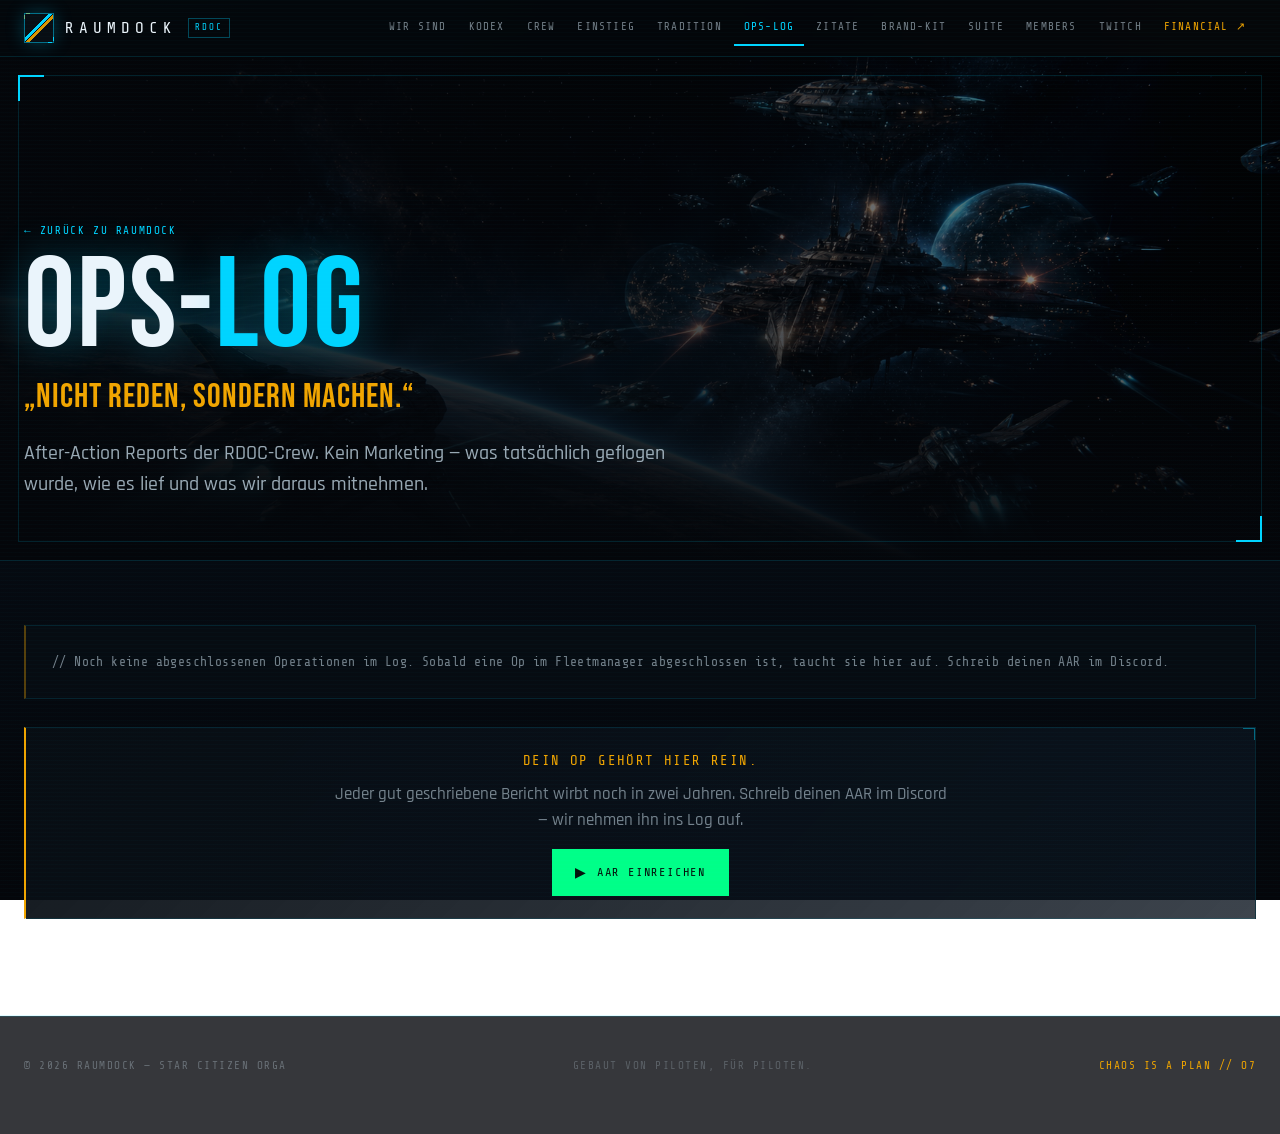
<file: ops-log.html>
<!doctype html>
<html lang="de" data-hero="flagship" data-accent="cyan">
<head>
  <meta charset="utf-8" />
  <meta name="viewport" content="width=device-width, initial-scale=1" />
  <title>RDOC Ops-Log — After-Action Reports | Raumdock</title>
  <meta name="description" content="Das RDOC Ops-Log: After-Action Reports der Raumdock-Crew. Was wir tatsächlich geflogen haben — mit Ergebnis, Verlauf und Lessons Learned." />
  <meta name="robots" content="index,follow,max-image-preview:large" />
  <link rel="canonical" href="https://raumdock.org/ops-log.html" />
  <meta name="theme-color" content="#04060a" />
  <meta property="og:site_name" content="Raumdock" />
  <meta property="og:title" content="RDOC Ops-Log — After-Action Reports" />
  <meta property="og:description" content="After-Action Reports der RDOC-Crew: Ergebnis, Verlauf und Lessons Learned echter Star-Citizen-Operationen." />
  <meta property="og:type" content="website" />
  <meta property="og:url" content="https://raumdock.org/ops-log.html" />
  <meta property="og:image" content="https://raumdock.org/assets/rdoc-2026-og-suite-banner.png" />
  <meta property="og:locale" content="de_DE" />
  <link rel="icon" href="/assets/favicon-512.png" />
  <link rel="apple-touch-icon" href="/assets/apple-touch-icon.png" />
  <link rel="preconnect" href="https://fonts.googleapis.com" />
  <link rel="preconnect" href="https://fonts.gstatic.com" crossorigin />
  <link href="https://fonts.googleapis.com/css2?family=Rajdhani:wght@400;500;600;700&family=Share+Tech+Mono&display=swap" rel="stylesheet" />
  <link rel="stylesheet" href="/assets/rdoc2.css?v=20260609-quotes" />
  <style>
    /* ---- Ops-Log page-specific ---- */
    .log-hero {
      position: relative; overflow: hidden;
      min-height: clamp(380px, 56vh, 560px);
      display: flex; align-items: flex-end;
      border-bottom: 1px solid var(--bd);
    }
    .log-hero .bg { position: absolute; inset: 0; z-index: 0; background: url('/assets/mission-combat.png') center/cover; filter: saturate(.96) contrast(1.06); }
    .log-hero .scrim { position: absolute; inset: 0; z-index: 1; background: linear-gradient(90deg, rgba(4,6,10,.96) 0%, rgba(4,6,10,.74) 46%, rgba(4,6,10,.4) 100%), linear-gradient(0deg, rgba(4,6,10,.98), transparent 56%); }
    .log-hero .inner { position: relative; z-index: 2; padding: 88px 0 40px; width: 100%; }
    .log-hero h1 { margin: 14px 0 10px; color: var(--hi); font-family: var(--font-display); font-size: clamp(56px, 10vw, 132px); line-height: .82; letter-spacing: 2px; text-transform: uppercase; text-shadow: 0 0 40px rgba(var(--accent-rgb), .3); }
    .log-hero h1 em { font-style: normal; color: var(--accent); }
    .log-motto { font-family: var(--font-display); font-size: clamp(22px, 3vw, 34px); letter-spacing: 1px; text-transform: uppercase; color: var(--gold); margin: 0; }
    .back { display: inline-flex; align-items: center; gap: 8px; font-family: var(--font-mono); font-size: 11px; letter-spacing: 1.6px; text-transform: uppercase; color: var(--accent); }
    .back:hover { color: var(--hi); }

    /* filter bar */
    .filter { display: flex; flex-wrap: wrap; gap: 8px; align-items: center; margin: 0 0 30px; }
    .filter .fl-lbl { font-family: var(--font-mono); font-size: 10px; letter-spacing: 1.6px; text-transform: uppercase; color: var(--dim); margin-right: 6px; }
    .fchip {
      font-family: var(--font-mono); font-size: 11px; letter-spacing: 1.2px; text-transform: uppercase;
      color: var(--muted); border: 1px solid var(--bd); padding: 7px 13px; background: rgba(8,14,20,.6); cursor: pointer;
      transition: color .14s, border-color .14s, background .14s;
    }
    .fchip:hover { color: var(--hi); border-color: var(--bd-hi); }
    .fchip.on { color: var(--accent); border-color: var(--accent); background: rgba(var(--accent-rgb), .08); }

    /* report card */
    .report {
      display: grid; grid-template-columns: 380px 1fr; gap: 0;
      border: 1px solid var(--bd); background: var(--bg2); margin-bottom: 16px;
      transition: border-color .15s;
    }
    .report:hover { border-color: var(--bd-hi); }
    .report .vis { position: relative; overflow: hidden; min-height: 280px; background: #0a121b; }
    .report .vis img { width: 100%; height: 100%; min-height: 280px; object-fit: cover; filter: saturate(.93) contrast(1.05); }
    .report .vis .otag { position: absolute; top: 12px; left: 12px; font-family: var(--font-mono); font-size: 10px; letter-spacing: 1.5px; text-transform: uppercase; color: var(--accent); border: 1px solid var(--bd-hi); padding: 4px 8px; background: rgba(4,6,10,.72); }
    .report .vis .opid { position: absolute; bottom: 12px; left: 12px; font-family: var(--font-mono); font-size: 10px; letter-spacing: 1.2px; color: var(--dim); }
    .report .rb { padding: 26px 28px; display: flex; flex-direction: column; }
    .report .rmeta { display: flex; flex-wrap: wrap; gap: 16px; font-family: var(--font-mono); font-size: 10.5px; letter-spacing: 1.3px; text-transform: uppercase; color: var(--dim); margin-bottom: 12px; }
    .report .rmeta span { white-space: nowrap; }
    .report .rmeta .ok { color: var(--green); }
    .report .rmeta .part { color: var(--gold); }
    .report .rmeta .abort { color: var(--red); }
    .report h2 { margin: 0 0 12px; color: var(--hi); font-family: var(--font-display); font-size: clamp(30px, 3.4vw, 42px); line-height: .96; letter-spacing: .8px; text-transform: uppercase; }
    .report h2 em { font-style: normal; color: var(--accent); }
    .report p { margin: 0 0 12px; color: var(--muted); font-size: 16px; }
    .report .lessons {
      margin-top: auto; padding: 14px 16px; border: 1px solid var(--bd-gold); border-left: 3px solid var(--gold);
      background: rgba(240,165,0,.05);
    }
    .report .lessons .lh { font-family: var(--font-mono); font-size: 10px; letter-spacing: 2px; text-transform: uppercase; color: var(--gold); margin-bottom: 7px; }
    .report .lessons ul { margin: 0; padding: 0; list-style: none; display: grid; gap: 6px; }
    .report .lessons li { position: relative; padding-left: 18px; font-size: 14.5px; color: rgba(240,165,0,.92); font-family: var(--font-mono); letter-spacing: .2px; line-height: 1.4; }
    .report .lessons li::before { content: "→"; position: absolute; left: 0; color: var(--gold); }
    .report.hide { display: none; }
    .ops-empty { padding: 26px; border: 1px solid var(--bd); border-left: 2px solid var(--bd-gold); background: rgba(8,14,20,.6); color: var(--muted); font-family: var(--font-mono); font-size: 13px; letter-spacing: .4px; }

    @media (max-width: 820px) {
      .report { grid-template-columns: 1fr; }
      .report .vis img { min-height: 200px; }
    }
  </style>
</head>
<body>
  <div class="scroll-prog" id="scroll-prog" aria-hidden="true"></div>

  <header class="hd">
    <div class="ctr-wide">
      <nav class="nv" aria-label="Hauptmenü">
        <a class="br" href="index.html">
          <span class="lg" aria-hidden="true"></span>
          <span class="wd">Raumdock</span>
          <span class="tag">RDOC</span>
        </a>
        <div class="mn">
          <a href="index.html#wir-sind">Wir sind</a>
          <a href="index.html#kodex">Kodex</a>
          <a href="index.html#crew">Crew</a>
          <a href="index.html#einstieg">Einstieg</a>
          <a href="index.html#tradition">Tradition</a>
          <a href="ops-log.html" class="active">Ops-Log</a>
          <a href="index.html#zitate">Zitate</a>
          <a href="index.html#brandkit">Brand-Kit</a>
          <a href="index.html#suite">Suite</a>
          <a href="index.html#members">Members</a>
          <a href="index.html#twitch">Twitch</a>
          <a class="ext" href="https://financial.raumdock.org/" target="_blank" rel="noopener">Financial ↗</a>
        </div>
        <a class="brg" href="index.html">← Home</a>
      </nav>
    </div>
  </header>

  <main>
    <section class="log-hero">
      <div class="bg" aria-hidden="true"></div>
      <div class="scrim" aria-hidden="true"></div>
      <div class="hero-frame" aria-hidden="true"></div>
      <div class="inner">
        <div class="ctr-wide">
          <a class="back" href="index.html">← Zurück zu Raumdock</a>
          <h1>Ops-<em>Log</em></h1>
          <p class="log-motto">„Nicht reden, sondern machen.&ldquo;</p>
          <p class="lead" style="max-width:680px;margin-top:14px">After-Action Reports der RDOC-Crew. Kein Marketing — was tatsächlich geflogen wurde, wie es lief und was wir daraus mitnehmen.</p>
        </div>
      </div>
    </section>

    <section class="sec" style="padding-top:64px">
      <div class="ctr-wide">
        <div class="filter" id="filter" hidden>
          <span class="fl-lbl">// Filter</span>
          <button class="fchip on" data-f="all">Alle</button>
          <button class="fchip" data-f="salvage">Salvage</button>
          <button class="fchip" data-f="combat">Combat</button>
          <button class="fchip" data-f="transport">Transport</button>
          <button class="fchip" data-f="mining">Mining</button>
          <button class="fchip" data-f="recon">Recon</button>
          <button class="fchip" data-f="social">Social</button>
        </div>

        <div id="reports" aria-live="polite">
          <div class="ops-empty">// Abgeschlossene Operationen werden aus dem Fleetmanager geladen…</div>
        </div>

        <div class="card gold m28" style="text-align:center">
          <h3>Dein Op gehört hier rein.</h3>
          <p style="max-width:620px;margin:0 auto">Jeder gut geschriebene Bericht wirbt noch in zwei Jahren. Schreib deinen AAR im Discord — wir nehmen ihn ins Log auf.</p>
          <div class="cta-row" style="justify-content:center;margin-top:16px">
            <a class="btn btn-primary" href="https://discord.gg/raumdock" target="_blank" rel="noopener"><span class="ic">▶</span> AAR einreichen</a>
          </div>
        </div>
      </div>
    </section>
  </main>

  <footer class="ftr">
    <div class="ctr-wide ftr-i">
      <div>© <span id="year">2026</span> Raumdock — Star Citizen Orga</div>
      <div class="muted">Gebaut von Piloten, für Piloten.</div>
      <div class="o7">Chaos is a plan // o7</div>
    </div>
  </footer>

  <script>
    document.getElementById('year').textContent = new Date().getFullYear();
  </script>
  <script src="/assets/main.js?v=20260609-quotes" defer></script>
  <!-- Live ops-log from the Fleetmanager (concluded ops). Honest empty state if the feed is empty/unreachable. -->
  <script src="/assets/ops-log.js?v=20260609-quotes" defer></script>
</body>
</html>
</file>
<file: assets/rdoc3.css>
/* ════════════════════════════════════════════════════════════
   RAUMDOCK // RDOC — Operator Dossier
   Dark bridge-console aesthetic. Square panels, hairline cyan,
   mono micro-labels. Grounded in RDOC STYLE.md.
   ════════════════════════════════════════════════════════════ */

@import url('https://fonts.googleapis.com/css2?family=Rajdhani:wght@400;500;600;700&family=Share+Tech+Mono&display=swap');

:root{
  --bg:#04060a; --bg1:#050810; --bg2:#080e14; --bg3:#0b131c; --panel:#070d14;
  --text:#c8dce8; --hi:#ffffff; --dim:rgba(200,220,232,.52); --dim2:rgba(200,220,232,.30);
  --cyan:#00d4ff; --cyan-rgb:0,212,255;
  --gold:#f0a500; --gold-rgb:240,165,0;
  --green:#00ff88; --red:#ff4444;
  --accent:var(--cyan); --accent-rgb:var(--cyan-rgb);

  --line:rgba(0,212,255,.13);
  --line-hi:rgba(0,212,255,.30);
  --line-soft:rgba(200,220,232,.08);

  --mono:'Share Tech Mono',ui-monospace,monospace;
  --body:'Rajdhani','Inter',system-ui,sans-serif;

  --maxw:1240px;
  --t:.16s ease;
}

*{box-sizing:border-box;margin:0;padding:0}
html{scroll-behavior:smooth;scroll-padding-top:64px}
body{
  background:var(--bg); color:var(--text);
  font-family:var(--body); font-size:17px; line-height:1.5;
  -webkit-font-smoothing:antialiased;
  overflow-x:hidden;
}
body.no-scroll{overflow:hidden}
img{display:block;max-width:100%}
a{color:inherit;text-decoration:none}
::selection{background:rgba(var(--accent-rgb),.28);color:#fff}

/* subtle global grain/scanline */
body::after{
  content:""; position:fixed; inset:0; z-index:9999; pointer-events:none; opacity:.5;
  background:repeating-linear-gradient(0deg,rgba(0,0,0,0) 0 2px,rgba(0,0,0,.025) 2px 3px);
  mix-blend-mode:overlay;
}

.ctr{max-width:var(--maxw);margin:0 auto;padding:0 28px;width:100%}
.ctr-wide{max-width:1500px;margin:0 auto;padding:0 28px;width:100%}

/* ── Micro-label / mono helpers ───────────────────────── */
.mono{font-family:var(--mono)}
.label{font-family:var(--mono);font-size:11px;letter-spacing:2.5px;text-transform:uppercase;color:var(--dim)}
.label .ac{color:var(--accent)}
.kick{font-family:var(--mono);font-size:12px;letter-spacing:3px;text-transform:uppercase;color:var(--accent)}

/* ════ NAV ════ */
.nav{
  position:sticky;top:0;z-index:200;
  background:rgba(5,8,14,.82);backdrop-filter:blur(10px);
  border-bottom:1px solid var(--line);
}
.nav-i{display:flex;align-items:center;gap:22px;height:62px}
.brand{display:flex;align-items:center;gap:11px;margin-right:auto}
.brand img{width:30px;height:30px;object-fit:contain;filter:drop-shadow(0 0 6px rgba(var(--gold-rgb),.25))}
.brand .wm{font-family:var(--mono);font-size:18px;letter-spacing:3px;color:var(--hi);text-transform:uppercase}
.brand .wm b{color:var(--accent);font-weight:400}
.brand .tg{font-family:var(--mono);font-size:9px;letter-spacing:2px;color:var(--dim);border:1px solid var(--line);padding:2px 5px;margin-top:1px}
.nav-links{display:flex;gap:3px}
.nav-links a{
  font-family:var(--mono);font-size:11.5px;letter-spacing:1.5px;text-transform:uppercase;
  color:var(--dim);padding:7px 11px;transition:color var(--t),background var(--t);position:relative;
}
.nav-links a:hover{color:var(--hi)}
.nav-links a.active{color:var(--accent)}
.nav-links a.active::after{content:"";position:absolute;left:11px;right:11px;bottom:0;height:1px;background:var(--accent)}
.nav-links a.ext{color:var(--gold)}
.live{display:none;align-items:center;gap:6px;font-family:var(--mono);font-size:10px;letter-spacing:2px;color:var(--green);border:1px solid rgba(0,255,136,.4);padding:3px 8px}
.live.on{display:inline-flex}
.live .d{width:7px;height:7px;background:var(--green);border-radius:50%;box-shadow:0 0 8px var(--green);animation:blink 1.4s infinite}
@keyframes blink{50%{opacity:.3}}
.btn-disc{
  font-family:var(--mono);font-size:11.5px;letter-spacing:1.5px;text-transform:uppercase;
  color:var(--accent);border:1px solid var(--line-hi);padding:9px 15px;white-space:nowrap;
  background:rgba(var(--accent-rgb),.06);transition:background var(--t),border-color var(--t);
}
.btn-disc:hover{background:rgba(var(--accent-rgb),.16);border-color:var(--accent)}
.burger{display:none;background:none;border:1px solid var(--line);color:var(--text);font-family:var(--mono);font-size:12px;letter-spacing:1px;padding:8px 11px;cursor:pointer}

/* mobile drawer */
.drawer{position:fixed;inset:0;z-index:300;background:rgba(2,4,8,.7);backdrop-filter:blur(6px);opacity:0;visibility:hidden;transition:opacity var(--t)}
.drawer.open{opacity:1;visibility:visible}
.drawer .pnl{position:absolute;top:0;right:0;bottom:0;width:min(82vw,330px);background:var(--bg2);border-left:1px solid var(--line-hi);padding:64px 26px 26px;display:flex;flex-direction:column;gap:2px;transform:translateX(20px);transition:transform var(--t)}
.drawer.open .pnl{transform:none}
.drawer .pnl a{font-family:var(--mono);font-size:14px;letter-spacing:1.5px;text-transform:uppercase;color:var(--text);padding:12px 4px;border-bottom:1px solid var(--line-soft)}
.drawer .pnl a.ext{color:var(--gold)}
.drawer .x{position:absolute;top:18px;right:20px;background:none;border:none;color:var(--text);font-size:22px;cursor:pointer;font-family:var(--mono)}

/* ════ SECTION SCAFFOLD ════ */
.sec{padding:clamp(72px,9vw,128px) 0;position:relative}
.sec.alt{background:linear-gradient(180deg,var(--bg) 0%,var(--bg1) 50%,var(--bg) 100%)}
.sechead{display:flex;gap:22px;align-items:flex-start;margin-bottom:46px}
.sechead .idx{font-family:var(--mono);font-size:13px;letter-spacing:2px;color:var(--accent);padding-top:8px;white-space:nowrap;opacity:.8}
.sechead .ht{flex:1;border-top:1px solid var(--line);padding-top:14px}
.sechead h2{font-family:var(--body);font-weight:700;font-size:clamp(30px,4.4vw,52px);line-height:1.02;letter-spacing:-.5px;text-transform:uppercase;color:var(--hi)}
.sechead h2 em{font-style:normal;color:var(--accent)}
.sechead .desc{font-family:var(--mono);font-size:12.5px;letter-spacing:1.5px;color:var(--dim);margin-top:12px}
.sechead .sub{max-width:62ch;margin-top:16px;color:var(--text);font-size:17px;text-wrap:pretty}

/* ════ HERO ════ */
.hero{position:relative;min-height:100vh;display:flex;align-items:center;padding:96px 0 56px;overflow:hidden;border-bottom:1px solid var(--line)}
.hero-bg{position:absolute;inset:0;background:url('shots/hero-jump.jpg') center/cover no-repeat;opacity:.5}
.hero-bg::after{content:"";position:absolute;inset:0;background:
  linear-gradient(90deg,var(--bg) 12%,rgba(4,6,10,.62) 48%,rgba(4,6,10,.34) 100%),
  linear-gradient(0deg,var(--bg) 2%,transparent 30%,transparent 72%,rgba(4,6,10,.7) 100%)}
.hero-grid{position:absolute;inset:0;opacity:.5;background-image:linear-gradient(rgba(var(--accent-rgb),.05) 1px,transparent 1px),linear-gradient(90deg,rgba(var(--accent-rgb),.05) 1px,transparent 1px);background-size:64px 64px;mask-image:radial-gradient(ellipse 90% 70% at 70% 40%,#000,transparent 75%)}
.hero-i{position:relative;z-index:2;display:grid;grid-template-columns:1.12fr .88fr;gap:48px;align-items:center;width:100%}
.hero-copy{max-width:640px}

.hero-eyebrow{display:flex;align-items:center;gap:12px;margin-bottom:22px}
.hero-eyebrow .tick{width:26px;height:1px;background:var(--accent)}
.hero h1{font-family:var(--body);font-weight:700;font-size:clamp(56px,8.5vw,128px);line-height:.84;letter-spacing:-2px;text-transform:uppercase;color:var(--hi);margin:6px 0 0;max-width:100%;overflow-wrap:break-word}
.hero h1 .dock{color:var(--accent);text-shadow:0 0 38px rgba(var(--accent-rgb),.4)}
.hero .role{font-family:var(--mono);font-size:clamp(12px,1.4vw,15px);letter-spacing:2px;color:var(--text);margin-top:22px;text-transform:uppercase}
.hero .role b{color:var(--gold);font-weight:400}
.hero .tagline{max-width:48ch;margin-top:20px;font-size:clamp(17px,1.7vw,20px);color:var(--text);text-wrap:pretty}
.hero .tagline b{color:var(--hi);font-weight:600}

.hero-stats{display:flex;flex-wrap:wrap;gap:0;margin-top:34px;border:1px solid var(--line);width:fit-content;max-width:100%}
.hero-stats .st{padding:13px 22px 11px;border-right:1px solid var(--line)}
.hero-stats .st:last-child{border-right:none}
.hero-stats .st .n{font-family:var(--mono);font-size:24px;color:var(--accent);line-height:1}
.hero-stats .st .l{font-family:var(--mono);font-size:9.5px;letter-spacing:1.5px;text-transform:uppercase;color:var(--dim);margin-top:6px}

.cta{display:flex;flex-wrap:wrap;gap:12px;margin-top:34px}
.btn{font-family:var(--mono);font-size:12.5px;letter-spacing:1.5px;text-transform:uppercase;padding:13px 22px;border:1px solid var(--line-hi);color:var(--text);transition:all var(--t);cursor:pointer;display:inline-flex;align-items:center;gap:9px}
.btn .i{color:var(--accent)}
.btn:hover{background:rgba(var(--accent-rgb),.1);border-color:var(--accent);color:var(--hi)}
.btn-pri{background:rgba(var(--accent-rgb),.12);border-color:var(--accent);color:var(--hi)}
.btn-pri:hover{background:rgba(var(--accent-rgb),.22)}
.btn-gold{border-color:rgba(var(--gold-rgb),.4);color:var(--gold)}
.btn-gold .i{color:var(--gold)}
.btn-gold:hover{background:rgba(var(--gold-rgb),.1);border-color:var(--gold);color:var(--gold)}

/* hero operator portrait card */
.opcard{position:relative;border:1px solid var(--line-hi);background:var(--panel);padding:10px}
.opcard::before,.opcard::after{content:"";position:absolute;width:14px;height:14px;border:1px solid var(--accent);opacity:.6}
.opcard::before{top:-1px;right:-1px;border-left:none;border-bottom:none}
.opcard::after{bottom:-1px;left:-1px;border-right:none;border-top:none}
.opcard .pic{position:relative;aspect-ratio:4/5;overflow:hidden}
.opcard .pic img{width:100%;height:100%;object-fit:cover}
.opcard .tagrow{position:absolute;top:8px;left:8px;display:flex;gap:6px;flex-wrap:wrap}
.opcard .tagrow span{font-family:var(--mono);font-size:9px;letter-spacing:1.5px;text-transform:uppercase;background:rgba(2,4,8,.72);border:1px solid var(--line);color:var(--accent);padding:4px 7px;backdrop-filter:blur(3px)}
.opcard .tagrow span.gold{color:var(--gold);border-color:rgba(var(--gold-rgb),.4)}
.opcard .meta{display:flex;justify-content:space-between;align-items:baseline;padding:13px 8px 6px}
.opcard .meta .nm{font-family:var(--mono);font-size:17px;letter-spacing:2px;color:var(--hi);text-transform:uppercase}
.opcard .meta .rl{font-family:var(--mono);font-size:10px;letter-spacing:1.5px;color:var(--gold);text-transform:uppercase}
.opcard .ln{font-family:var(--mono);font-size:11px;letter-spacing:1px;color:var(--dim);padding:0 8px 8px;border-top:1px solid var(--line-soft);margin-top:6px;padding-top:10px}

.scroll-hint{position:absolute;left:28px;bottom:24px;z-index:3;font-family:var(--mono);font-size:10px;letter-spacing:2px;color:var(--dim);display:flex;align-items:center;gap:9px}
.scroll-hint .bar{width:1px;height:30px;background:linear-gradient(var(--accent),transparent);animation:drop 1.8s infinite}
@keyframes drop{0%{transform:scaleY(.3);transform-origin:top}50%{transform:scaleY(1);transform-origin:top}100%{transform:scaleY(.3);transform-origin:top}}

/* ════ CARD primitive ════ */
.card{position:relative;background:var(--bg2);border:1px solid var(--line);padding:22px;transition:border-color var(--t),background var(--t)}
.card::before{content:"";position:absolute;top:7px;right:7px;width:7px;height:7px;border-top:1px solid var(--line-hi);border-right:1px solid var(--line-hi)}
.card:hover{border-color:var(--line-hi);background:var(--bg3)}
.card h3{font-family:var(--body);font-weight:600;font-size:20px;color:var(--hi);margin-bottom:8px;text-transform:uppercase;letter-spacing:.3px}
.card p{font-size:15.5px;color:var(--text)}

/* ════ SPLIT (text + media) ════ */
.split{display:grid;grid-template-columns:1fr 1fr;gap:54px;align-items:center}
.split.alt{grid-template-columns:.9fr 1.1fr}
.lead{font-size:20px;color:var(--hi);font-weight:500;text-wrap:pretty}
.body-p{margin-top:16px;color:var(--text);text-wrap:pretty}
.spec{list-style:none;margin-top:24px;display:flex;flex-direction:column;gap:1px;border-top:1px solid var(--line)}
.spec li{padding:14px 4px 14px 22px;border-bottom:1px solid var(--line-soft);position:relative;font-size:15.5px}
.spec li::before{content:"▸";position:absolute;left:0;color:var(--accent);font-size:12px;top:15px}
.spec li b{color:var(--hi);font-weight:600}

.media{position:relative;border:1px solid var(--line-hi);background:var(--panel);padding:8px}
.media::before{content:"";position:absolute;top:-1px;right:-1px;width:16px;height:16px;border-top:1px solid var(--accent);border-right:1px solid var(--accent);opacity:.6}
.media img{width:100%;aspect-ratio:16/10;object-fit:cover}
.media .cap{font-family:var(--mono);font-size:10px;letter-spacing:1.5px;text-transform:uppercase;color:var(--dim);padding:10px 4px 4px}
.media .cap .ac{color:var(--accent)}

/* ════ SELECTIVITY (yes/no) ════ */
.sel{display:grid;grid-template-columns:1fr 1fr;gap:18px}
.sel-col{border:1px solid var(--line);background:var(--bg2);padding:26px}
.sel-col.yes{border-top:2px solid var(--green)}
.sel-col.no{border-top:2px solid var(--red)}
.sel-col h3{font-family:var(--body);font-weight:700;font-size:22px;text-transform:uppercase;color:var(--hi);display:flex;align-items:center;gap:10px}
.sel-col.yes h3 .s{color:var(--green)}
.sel-col.no h3 .s{color:var(--red)}
.sel-col .ch{font-family:var(--mono);font-size:10px;letter-spacing:2px;text-transform:uppercase;color:var(--dim);display:block;margin:8px 0 18px}
.sel-col ul{list-style:none;display:flex;flex-direction:column;gap:13px}
.sel-col li{display:flex;gap:12px;font-size:15.5px;line-height:1.45}
.sel-col li .mk{font-family:var(--mono);flex-shrink:0;width:20px;height:20px;display:grid;place-items:center;border:1px solid var(--line);font-size:13px;margin-top:1px}
.sel-col.yes li .mk{color:var(--green);border-color:rgba(0,255,136,.35)}
.sel-col.no li .mk{color:var(--red);border-color:rgba(255,68,68,.3)}
.sel-col li b{color:var(--hi);font-weight:600}
.sel-note{margin-top:22px;font-family:var(--mono);font-size:12.5px;letter-spacing:.5px;color:var(--dim);border-left:2px solid var(--line-hi);padding:6px 0 6px 16px}

/* ════ FIELD GRID (divisions/Einsatzfelder) ════ */
.fields{display:grid;grid-template-columns:repeat(3,1fr);gap:16px}
.field{position:relative;border:1px solid var(--line);background:var(--bg2);overflow:hidden;transition:border-color var(--t)}
.field:hover{border-color:var(--line-hi)}
.field .ph{position:relative;aspect-ratio:16/10;overflow:hidden}
.field .ph img{width:100%;height:100%;object-fit:cover;transition:transform .4s ease;filter:saturate(.9) brightness(.82)}
.field:hover .ph img{transform:scale(1.04)}
.field .ph::after{content:"";position:absolute;inset:0;background:linear-gradient(180deg,transparent 40%,rgba(4,6,10,.85))}
.field .ph .tag{position:absolute;top:10px;left:10px;font-family:var(--mono);font-size:9px;letter-spacing:1.5px;text-transform:uppercase;color:var(--accent);background:rgba(2,4,8,.7);border:1px solid var(--line);padding:3px 7px}
.field .bd{padding:16px 18px 20px}
.field h3{font-family:var(--body);font-weight:600;font-size:19px;text-transform:uppercase;color:var(--hi);letter-spacing:.3px}
.field p{font-size:14.5px;color:var(--text);margin-top:7px}

/* ════ CREW / operator grid ════ */
.crew{display:grid;grid-template-columns:repeat(5,1fr);gap:14px}
.crew .op{position:relative;border:1px solid var(--line);background:var(--panel);transition:border-color var(--t)}
.crew .op:hover{border-color:var(--line-hi)}
.crew .op .pic{position:relative;aspect-ratio:4/5;overflow:hidden}
.crew .op .pic img{width:100%;height:100%;object-fit:cover;filter:grayscale(.15)}
.crew .op .pic::after{content:"";position:absolute;inset:0;background:linear-gradient(180deg,transparent 45%,rgba(7,13,20,.92))}
.crew .op .id{position:absolute;left:12px;right:12px;bottom:11px}
.crew .op .id .nm{font-family:var(--mono);font-size:15px;letter-spacing:1.5px;color:var(--hi);text-transform:uppercase}
.crew .op .id .rl{font-family:var(--mono);font-size:9.5px;letter-spacing:1.5px;color:var(--gold);text-transform:uppercase;margin-top:3px}
.crew .op .num{position:absolute;top:9px;right:10px;font-family:var(--mono);font-size:10px;color:var(--dim);letter-spacing:1px}
.crew .op .q{font-family:var(--body);font-size:13.5px;color:var(--text);padding:13px 13px 15px;line-height:1.4;border-top:1px solid var(--line-soft)}
.crew-note{margin-top:20px;font-family:var(--mono);font-size:12px;letter-spacing:.5px;color:var(--dim)}
.crew-note a{color:var(--accent)}

/* ════ ONBOARDING RAIL ════ */
.rail{display:grid;grid-template-columns:repeat(4,1fr);gap:16px;position:relative}
.rail .step{border:1px solid var(--line);background:var(--bg2);padding:22px 20px 24px;position:relative}
.rail .step .dot{font-family:var(--mono);font-size:13px;color:var(--accent);border:1px solid var(--line-hi);width:fit-content;padding:5px 10px;letter-spacing:1px}
.rail .step .when{display:block;font-family:var(--mono);font-size:10px;letter-spacing:2px;text-transform:uppercase;color:var(--dim);margin:16px 0 6px}
.rail .step h3{font-family:var(--body);font-weight:700;font-size:21px;text-transform:uppercase;color:var(--hi)}
.rail .step p{font-size:14.5px;color:var(--text);margin-top:8px}

/* ════ BAND (full-bleed quote) ════ */
.band{position:relative;padding:clamp(80px,11vw,150px) 0;overflow:hidden;border-block:1px solid var(--line)}
.band-bg{position:absolute;inset:0;background-size:cover;background-position:center;opacity:.34}
.band-bg::after{content:"";position:absolute;inset:0;background:linear-gradient(90deg,var(--bg),rgba(4,6,10,.4) 60%,rgba(4,6,10,.7))}
.band .ctr{position:relative;z-index:2}
.band blockquote{font-family:var(--body);font-weight:700;font-size:clamp(34px,6vw,76px);line-height:.98;text-transform:uppercase;color:var(--hi);letter-spacing:-1px;max-width:18ch}
.band blockquote em{font-style:normal;color:var(--accent)}
.band .src{font-family:var(--mono);font-size:12px;letter-spacing:3px;text-transform:uppercase;color:var(--gold);margin-top:24px}

/* ════ OPS-LOG / AAR ════ */
.aar{display:grid;grid-template-columns:1fr 1fr;gap:16px}
.aar a{display:grid;grid-template-columns:200px 1fr;border:1px solid var(--line);background:var(--bg2);transition:border-color var(--t)}
.aar a:hover{border-color:var(--line-hi)}
.aar .th{position:relative;overflow:hidden}
.aar .th img{width:100%;height:100%;object-fit:cover;min-height:170px;filter:saturate(.9) brightness(.85)}
.aar .th .tg{position:absolute;top:9px;left:9px;font-family:var(--mono);font-size:9px;letter-spacing:1px;text-transform:uppercase;color:var(--accent);background:rgba(2,4,8,.72);border:1px solid var(--line);padding:3px 7px}
.aar .bd{padding:18px 20px}
.aar .mt{display:flex;gap:14px;font-family:var(--mono);font-size:10px;letter-spacing:1px;text-transform:uppercase;color:var(--dim);margin-bottom:9px;flex-wrap:wrap}
.aar .mt .ok{color:var(--green)}
.aar .mt .pt{color:var(--gold)}
.aar h3{font-family:var(--body);font-weight:600;font-size:19px;color:var(--hi);text-transform:uppercase}
.aar .bd p{font-size:14.5px;color:var(--text);margin-top:8px}
.aar .lesson{margin-top:12px;font-size:13px;color:var(--dim);border-left:2px solid rgba(var(--gold-rgb),.4);padding-left:11px}
.aar .lesson b{color:var(--gold);font-weight:400;font-family:var(--mono);font-size:11px;letter-spacing:1px}

/* ════ TRADITION ════ */
.trad{display:grid;grid-template-columns:repeat(3,1fr);gap:16px}
.trad .t{position:relative;border:1px solid var(--line);overflow:hidden;min-height:300px;display:flex;flex-direction:column;justify-content:flex-end;padding:22px}
.trad .t .bg{position:absolute;inset:0;background-size:cover;background-position:center;transition:transform .5s ease;filter:brightness(.7) saturate(.9)}
.trad .t:hover .bg{transform:scale(1.05)}
.trad .t::after{content:"";position:absolute;inset:0;background:linear-gradient(180deg,rgba(4,6,10,.25) 30%,rgba(4,6,10,.92))}
.trad .t>*{position:relative;z-index:2}
.trad .t .badge{font-family:var(--mono);font-size:9px;letter-spacing:1.5px;text-transform:uppercase;color:var(--accent);border:1px solid var(--line-hi);background:rgba(2,4,8,.5);width:fit-content;padding:3px 8px;margin-bottom:auto}
.trad .t .tt{font-family:var(--mono);font-size:10px;letter-spacing:1.5px;color:var(--gold);text-transform:uppercase;margin-bottom:6px}
.trad .t h3{font-family:var(--body);font-weight:700;font-size:23px;text-transform:uppercase;color:var(--hi)}
.trad .t p{font-size:14.5px;color:var(--text);margin-top:8px}

.events{margin-top:20px;display:flex;flex-direction:column;gap:8px}
.events .row{display:flex;align-items:center;justify-content:space-between;gap:14px;border:1px solid var(--line);border-left:2px solid rgba(var(--accent-rgb),.4);background:var(--bg2);padding:14px 18px;transition:border-color var(--t)}
.events .row:hover{border-color:var(--line-hi)}
.events .row .ev{font-size:15.5px;color:var(--text)}
.events .row .ev b{color:var(--hi);font-weight:600}
.events .row .pill{font-family:var(--mono);font-size:10px;letter-spacing:1.5px;text-transform:uppercase;color:var(--accent);border:1px solid var(--line);padding:4px 9px;white-space:nowrap}

/* ════ TWITCH ════ */
.tw{display:grid;grid-template-columns:1.45fr 1fr;gap:22px;align-items:start}
.tw .frame{position:relative;border:1px solid var(--line-hi);background:#000;padding:8px}
.tw iframe{width:100%;aspect-ratio:16/9;border:none;display:block}
.tw .list{display:flex;flex-direction:column;gap:8px}
.tw .list a{display:flex;align-items:center;justify-content:space-between;border:1px solid var(--line);background:var(--bg2);padding:13px 16px;transition:all var(--t)}
.tw .list a:hover{border-color:var(--line-hi);background:var(--bg3)}
.tw .list a span:first-child{font-family:var(--body);font-weight:600;font-size:15.5px;color:var(--text)}
.tw .list a:hover span:first-child{color:var(--hi)}
.tw .list a .pill{font-family:var(--mono);font-size:9.5px;letter-spacing:1.5px;text-transform:uppercase;color:var(--accent);border:1px solid var(--line);padding:3px 8px}

/* ════ FAQ ════ */
.faq{display:grid;grid-template-columns:repeat(2,1fr);gap:14px}

/* ════ IMPRESSUM ════ */
.imp{display:grid;grid-template-columns:1fr 1fr;gap:40px;align-items:start}
.imp .card.gold{border-top:2px solid rgba(var(--gold-rgb),.5)}
.imp h2{font-family:var(--body);font-weight:700;font-size:34px;text-transform:uppercase;color:var(--hi);margin:8px 0 16px}
.imp p{font-size:15px;color:var(--text)}
.imp strong{color:var(--hi)}

/* ════ FOOTER ════ */
.ftr{border-top:1px solid var(--line);background:var(--bg1);padding:40px 0}
.ftr-i{display:flex;align-items:center;gap:18px;flex-wrap:wrap;font-family:var(--mono);font-size:12px;letter-spacing:1px;color:var(--dim)}
.ftr-i .brandf{display:flex;align-items:center;gap:9px;color:var(--text)}
.ftr-i .brandf img{width:22px;height:22px}
.ftr-i .o7{margin-left:auto;color:var(--accent);letter-spacing:3px}

/* ════ RESPONSIVE ════ */
@media(max-width:1080px){
  .nav-links{display:none}
  .burger{display:block}
  .hero-i{grid-template-columns:1fr;gap:36px}
  .hero .opcard{max-width:400px}
  .crew{grid-template-columns:repeat(3,1fr)}
  .fields{grid-template-columns:repeat(2,1fr)}
  .tw{grid-template-columns:1fr}
}
@media(max-width:760px){
  body{font-size:16px}
  .ctr,.ctr-wide{padding:0 18px}
  .split,.split.alt,.sel,.aar,.faq,.imp,.trad{grid-template-columns:1fr}
  .rail{grid-template-columns:1fr 1fr}
  .crew{grid-template-columns:repeat(2,1fr)}
  .fields{grid-template-columns:1fr}
  .hero-stats{width:100%}
  .hero-stats .st{flex:1 1 40%}
  .aar a{grid-template-columns:1fr}
  .aar .th img{min-height:150px}
  .sechead{flex-direction:column;gap:10px}
  .sechead .idx{padding-top:0}
}
@media(max-width:440px){
  .crew{grid-template-columns:1fr}
  .rail{grid-template-columns:1fr}
}
</file>
<file: assets/rdoc2.css>
/* ============================================================
   RDOC — Raumdock console restyle (2026 redesign pass)
   Extends the existing RDOC console language:
   Bebas display · Share Tech Mono labels · Rajdhani body
   ============================================================ */

@font-face {
  font-family: "RDOC Display";
  src: url("BebasNeue-Regular.ttf") format("truetype");
  font-weight: 400;
  font-style: normal;
  font-display: swap;
}

:root {
  --cyan: #00d4ff;
  --gold: #f0a500;
  --green: #00ff88;
  --red: #ff4444;

  --bg: #04060a;
  --bg2: #080e14;
  --bg3: #0c1520;
  --fg: #c8dce8;
  --hi: #eaf4fb;

  --muted: rgba(200, 220, 232, .56);
  --dim: rgba(200, 220, 232, .34);
  --dim2: rgba(200, 220, 232, .20);

  --bd: rgba(0, 212, 255, .12);
  --bd-hi: rgba(0, 212, 255, .32);
  --bd-gold: rgba(240, 165, 0, .34);

  --font-body: "Rajdhani", "Segoe UI", system-ui, sans-serif;
  --font-display: "RDOC Display", "Arial Narrow", Impact, sans-serif;
  --font-mono: "Share Tech Mono", Consolas, "Cascadia Mono", monospace;

  /* accent balance — overridden by [data-accent] */
  --accent: var(--cyan);
  --accent-2: var(--gold);
  --accent-rgb: 0, 212, 255;
  --accent-2-rgb: 240, 165, 0;
}

:root[data-accent="gold"] {
  --accent: var(--gold);
  --accent-2: var(--cyan);
  --accent-rgb: 240, 165, 0;
  --accent-2-rgb: 0, 212, 255;
}

*,
*::before,
*::after { box-sizing: border-box; }

[hidden] { display: none !important; }

html { scroll-behavior: smooth; }

body {
  margin: 0;
  color: var(--fg);
  font-family: var(--font-body);
  font-size: 17px;
  font-weight: 500;
  line-height: 1.55;
  background:
    radial-gradient(1100px 600px at 12% -10%, rgba(var(--accent-rgb), .10), transparent 60%),
    radial-gradient(820px 520px at 102% 4%, rgba(var(--accent-2-rgb), .07), transparent 58%),
    linear-gradient(180deg, #04060a 0%, #060c14 46%, #04060a 100%);
  background-attachment: fixed;
}

/* fine scanline veil */
body::after {
  content: "";
  position: fixed;
  inset: 0;
  z-index: 2000;
  pointer-events: none;
  background: repeating-linear-gradient(0deg, transparent, transparent 3px, rgba(0, 212, 255, .016) 3px, rgba(0, 212, 255, .016) 4px);
  mix-blend-mode: screen;
}

a { color: inherit; text-decoration: none; }

img { display: block; }

.ctr {
  width: min(1180px, calc(100% - 48px));
  margin-inline: auto;
}

.ctr-wide {
  width: min(1480px, calc(100% - 48px));
  margin-inline: auto;
}

/* ---------- shared type ---------- */
.kicker {
  display: inline-flex;
  align-items: center;
  gap: 9px;
  font-family: var(--font-mono);
  font-size: 11px;
  letter-spacing: 2.5px;
  text-transform: uppercase;
  color: var(--accent);
}

.kicker::before {
  content: "";
  width: 22px;
  height: 1px;
  background: var(--accent);
  opacity: .8;
}

h1, h2, h3, .disp { font-family: var(--font-display); font-weight: 400; }

.lead {
  font-size: 20px;
  color: rgba(200, 220, 232, .76);
  font-weight: 500;
}

strong, b { color: var(--hi); font-weight: 600; }

/* ============================================================
   HEADER / NAV
   ============================================================ */
.hd {
  position: sticky;
  top: 0;
  z-index: 200;
  background: rgba(4, 6, 10, .86);
  border-bottom: 1px solid var(--bd);
  backdrop-filter: blur(12px);
  -webkit-backdrop-filter: blur(12px);
}

.nv {
  display: flex;
  align-items: center;
  justify-content: space-between;
  gap: 20px;
  min-height: 56px;
}

.br {
  display: flex;
  align-items: center;
  gap: 11px;
  white-space: nowrap;
}

.br .lg {
  width: 30px;
  height: 30px;
  flex: none;
  border: 1px solid rgba(var(--accent-rgb), .5);
  background:
    linear-gradient(135deg, transparent 0 42%, var(--accent) 42% 49%, transparent 49%),
    linear-gradient(315deg, transparent 0 42%, rgba(var(--accent-2-rgb), .9) 42% 49%, transparent 49%),
    var(--bg2);
  box-shadow: 0 0 18px rgba(var(--accent-rgb), .25);
}

.br .wd {
  font-family: var(--font-mono);
  font-size: 16px;
  letter-spacing: 5px;
  text-transform: uppercase;
  color: var(--hi);
}

.br .tag {
  font-family: var(--font-mono);
  font-size: 9px;
  letter-spacing: 2px;
  color: var(--accent);
  border: 1px solid var(--bd-hi);
  padding: 2px 6px;
}

.live-badge {
  display: inline-flex;
  align-items: center;
  gap: 6px;
  padding: 3px 9px;
  border: 1px solid rgba(255, 68, 68, .55);
  background: rgba(255, 68, 68, .1);
  color: var(--red);
  font-family: var(--font-mono);
  font-size: 10px;
  letter-spacing: 1.5px;
  text-transform: uppercase;
  transition: background .15s, transform .15s;
}

.live-badge:hover { background: rgba(255, 68, 68, .2); transform: translateY(-1px); }

.live-dot {
  width: 7px; height: 7px; border-radius: 50%;
  background: var(--red); box-shadow: 0 0 8px var(--red);
  animation: live-pulse 1.4s ease-in-out infinite;
}

@keyframes live-pulse {
  0%, 100% { opacity: 1; transform: scale(1); }
  50% { opacity: .4; transform: scale(.85); }
}

.mn {
  display: flex;
  align-items: center;
  gap: 2px;
  overflow-x: auto;
  scrollbar-width: none;
}
.mn::-webkit-scrollbar { display: none; }

.mn a {
  font-family: var(--font-mono);
  font-size: 11px;
  letter-spacing: 1.2px;
  text-transform: uppercase;
  color: rgba(200, 220, 232, .56);
  padding: 8px 10px;
  border-bottom: 2px solid transparent;
  transition: color .15s, border-color .15s, background .15s;
  white-space: nowrap;
}

.mn a:hover { color: var(--hi); background: rgba(var(--accent-rgb), .06); }
.mn a.active { color: var(--accent); border-bottom-color: var(--accent); }

.mn a.ext { color: var(--gold); }
.mn a.ext:hover { border-bottom-color: var(--gold); }

.brg {
  display: none;
  align-items: center;
  gap: 8px;
  padding: 8px 12px;
  color: var(--accent);
  border: 1px solid rgba(var(--accent-rgb), .34);
  background: transparent;
  cursor: pointer;
  font-family: var(--font-mono);
  font-size: 11px;
  letter-spacing: 1.5px;
  text-transform: uppercase;
}

/* mobile drawer */
.drw { display: none; }

/* ============================================================
   HERO
   ============================================================ */
.hero {
  position: relative;
  overflow: hidden;
  min-height: clamp(560px, 82vh, 860px);
  display: flex;
  align-items: flex-end;
  border-bottom: 1px solid var(--bd);
}

.hero-bg {
  position: absolute;
  inset: 0;
  z-index: 0;
  background-size: cover;
  background-position: center;
  background-repeat: no-repeat;
  filter: saturate(.98) contrast(1.05);
}

/* hero image driven by [data-hero] */
:root[data-hero="flagship"] .hero-bg {
  background-image: url("rdoc-2026-paladin-guardian-v3.png");
  background-position: right center;
  background-size: auto 112%;
}
:root[data-hero="husky"] .hero-bg {
  background-image: url("rdoc-2026-paladin-guardian-v3.png");
  background-position: center 30%;
}
:root[data-hero="helmet"] .hero-bg {
  background-image:
    radial-gradient(680px 540px at 76% 48%, rgba(var(--accent-rgb), .16), transparent 70%),
    url("rdoc-2026-helmet-keyvisual.png");
  background-position: right -40px center;
  background-size: auto 118%;
  background-repeat: no-repeat;
  background-color: #04070b;
}
:root[data-hero="jump"] .hero-bg {
  background-image: url("shots/jump-wormhole.jpg");
  background-position: center;
}

.hero-scrim {
  position: absolute;
  inset: 0;
  z-index: 1;
  background:
    linear-gradient(90deg, rgba(4, 6, 10, .96) 0%, rgba(4, 6, 10, .82) 40%, rgba(4, 6, 10, .30) 76%, rgba(4, 6, 10, .55) 100%),
    linear-gradient(0deg, rgba(4, 6, 10, .96) 0%, transparent 42%);
}

/* corner registration frame on hero */
.hero-frame {
  position: absolute;
  inset: 18px;
  z-index: 2;
  pointer-events: none;
  border: 1px solid rgba(var(--accent-rgb), .14);
}
.hero-frame::before,
.hero-frame::after {
  content: "";
  position: absolute;
  width: 26px; height: 26px;
}
.hero-frame::before { top: -1px; left: -1px; border-top: 2px solid var(--accent); border-left: 2px solid var(--accent); }
.hero-frame::after { bottom: -1px; right: -1px; border-bottom: 2px solid var(--accent); border-right: 2px solid var(--accent); }

.hero-inner {
  position: relative;
  z-index: 3;
  padding: 96px 0 64px;
  width: 100%;
}

.hero h1 {
  margin: 16px 0 8px;
  color: var(--hi);
  font-size: clamp(72px, 13vw, 184px);
  line-height: .82;
  letter-spacing: 3px;
  text-transform: uppercase;
  text-shadow: 0 0 46px rgba(var(--accent-rgb), .34);
}

.hero h1 .sub { color: var(--accent); }

.hero-line {
  max-width: 640px;
  font-size: clamp(19px, 2.3vw, 24px);
  color: rgba(200, 220, 232, .82);
  font-weight: 500;
  margin: 0 0 8px;
}

.hero-line b { color: var(--hi); }

.hero-meta {
  display: flex;
  flex-wrap: wrap;
  gap: 8px;
  margin: 22px 0 26px;
}

.stat {
  display: flex;
  flex-direction: column;
  gap: 2px;
  padding: 9px 14px 8px;
  border: 1px solid var(--bd);
  border-left: 2px solid rgba(var(--accent-rgb), .5);
  background: rgba(8, 14, 20, .66);
  backdrop-filter: blur(4px);
}
.stat .n { font-family: var(--font-display); font-size: 26px; line-height: 1; color: var(--accent); }
.stat .l { font-family: var(--font-mono); font-size: 9.5px; letter-spacing: 1.6px; text-transform: uppercase; color: var(--dim); }

.cta-row { display: flex; flex-wrap: wrap; gap: 12px; }

.btn {
  display: inline-flex;
  align-items: center;
  gap: 9px;
  padding: 13px 22px;
  font-family: var(--font-mono);
  font-size: 12px;
  letter-spacing: 1.8px;
  text-transform: uppercase;
  border: 1px solid rgba(var(--accent-rgb), .5);
  color: var(--accent);
  background: rgba(var(--accent-rgb), .05);
  transition: background .14s, transform .12s, border-color .14s;
}
.btn:hover { background: rgba(var(--accent-rgb), .14); transform: translateY(-1px); }
.btn .ic { font-size: 14px; line-height: 1; }

.btn-primary {
  border-color: var(--green);
  color: #04130c;
  background: var(--green);
}
.btn-primary:hover { background: #2dffa0; box-shadow: 0 0 24px rgba(0, 255, 136, .3); }

.btn-gold { border-color: var(--gold); color: var(--gold); background: rgba(240, 165, 0, .06); }
.btn-gold:hover { background: rgba(240, 165, 0, .15); }

.btn-ghost { border-color: var(--bd-hi); color: var(--fg); background: transparent; }
.btn-ghost:hover { border-color: var(--accent); color: var(--hi); background: rgba(var(--accent-rgb), .06); }

/* ============================================================
   SECTIONS
   ============================================================ */
section.sec {
  position: relative;
  padding: 96px 0;
  border-bottom: 1px solid var(--bd);
}
section.sec.alt { background: rgba(8, 14, 20, .5); }

.sec-head {
  display: flex;
  align-items: baseline;
  gap: 18px;
  margin-bottom: 34px;
}

.sec-num {
  font-family: var(--font-mono);
  font-size: 13px;
  letter-spacing: 2px;
  color: var(--accent);
  opacity: .7;
  flex: none;
  padding-top: 8px;
}

.sec-titles { flex: 1; min-width: 0; }

.sec-head h2 {
  margin: 6px 0 0;
  color: var(--hi);
  font-size: clamp(34px, 4.6vw, 58px);
  line-height: .96;
  letter-spacing: 1px;
  text-transform: uppercase;
}
.sec-head h2 em { font-style: normal; color: var(--accent); }

.sec-sub { margin: 12px 0 0; max-width: 720px; color: var(--muted); }

/* card primitive + corner tick */
.card {
  position: relative;
  overflow: hidden;
  padding: 22px 22px;
  border: 1px solid var(--bd);
  border-left: 2px solid rgba(var(--accent-rgb), .42);
  background: linear-gradient(135deg, rgba(8, 14, 20, .96), rgba(12, 21, 32, .8));
}
.card::before {
  content: "";
  position: absolute;
  top: 0; right: 0;
  width: 12px; height: 12px;
  border-top: 1px solid rgba(var(--accent-rgb), .45);
  border-right: 1px solid rgba(var(--accent-rgb), .45);
}
.card h3 {
  margin: 0 0 9px;
  color: var(--hi);
  font-family: var(--font-mono);
  font-weight: 400;
  font-size: 14px;
  letter-spacing: 1.4px;
  text-transform: uppercase;
}
.card p { margin: 0; color: var(--muted); }
.card.gold { border-left-color: var(--gold); }
.card.gold h3 { color: var(--gold); }

.grid-3 { display: grid; grid-template-columns: repeat(3, minmax(0, 1fr)); gap: 12px; }
.grid-2 { display: grid; grid-template-columns: repeat(2, minmax(0, 1fr)); gap: 18px; }
.grid-4 { display: grid; grid-template-columns: repeat(4, minmax(0, 1fr)); gap: 12px; }

.split { display: grid; grid-template-columns: minmax(0, 1.05fr) minmax(0, .95fr); gap: 40px; align-items: center; }

/* ---------- VISION ---------- */
.vision-art {
  position: relative;
  overflow: hidden;
  min-height: 460px;
  border: 1px solid var(--bd);
  border-left: 2px solid var(--bd-gold);
  background: var(--bg2);
}
.vision-art img { width: 100%; height: 100%; min-height: 460px; object-fit: cover; object-position: center; filter: saturate(.96) contrast(1.05); }
.vision-art .plate {
  position: absolute; left: 0; bottom: 0; right: 0;
  padding: 16px 18px;
  background: linear-gradient(0deg, rgba(4, 6, 10, .94), transparent);
  font-family: var(--font-mono); font-size: 10px; letter-spacing: 1.5px; text-transform: uppercase; color: var(--accent);
}

ul.spec { list-style: none; padding: 0; margin: 22px 0 0; display: grid; gap: 10px; }
ul.spec li {
  position: relative;
  padding: 10px 0 10px 26px;
  border-bottom: 1px solid var(--bd);
  color: var(--fg);
}
ul.spec li::before {
  content: "▸";
  position: absolute; left: 2px; top: 9px;
  color: var(--accent);
}
ul.spec li b { color: var(--hi); }

/* ---------- SELECTIVITY ---------- */
.sel-grid { display: grid; grid-template-columns: 1fr 1fr; gap: 16px; }

.sel-col { padding: 26px 24px; border: 1px solid var(--bd); background: rgba(8, 14, 20, .6); position: relative; overflow: hidden; }
.sel-col::before {
  content: ""; position: absolute; top: 0; right: 0; width: 14px; height: 14px;
}
.sel-col.yes { border-left: 3px solid var(--green); }
.sel-col.no { border-left: 3px solid var(--red); }

.sel-col h3 {
  margin: 0 0 4px;
  font-family: var(--font-mono);
  font-weight: 400;
  font-size: 13px;
  letter-spacing: 1.6px;
  text-transform: uppercase;
}
.sel-col.yes h3 { color: var(--green); }
.sel-col.no h3 { color: var(--red); }
.sel-col .ch { font-family: var(--font-mono); font-size: 10px; letter-spacing: 1.5px; color: var(--dim); text-transform: uppercase; display: block; margin-bottom: 18px; }

.sel-col ul { list-style: none; padding: 0; margin: 0; display: grid; gap: 11px; }
.sel-col li {
  display: flex;
  gap: 12px;
  align-items: flex-start;
  font-size: 16px;
  color: var(--fg);
  line-height: 1.5;
}
.sel-col li .mk { flex: none; font-family: var(--font-mono); font-size: 15px; line-height: 1.3; }
.sel-col.yes li .mk { color: var(--green); }
.sel-col.no li .mk { color: var(--red); }
.sel-col li span.t b { color: var(--hi); }
.sel-note {
  margin-top: 22px;
  padding: 16px 20px;
  border: 1px solid var(--bd-gold);
  border-left: 3px solid var(--gold);
  background: rgba(240, 165, 0, .05);
  font-family: var(--font-mono);
  font-size: 13px;
  letter-spacing: .4px;
  color: rgba(240, 165, 0, .92);
  text-transform: uppercase;
}

/* ---------- CREW ---------- */
.crew-grid {
  display: grid;
  grid-template-columns: repeat(5, minmax(0, 1fr));
  gap: 14px;
}
.crew {
  position: relative;
  display: flex;
  flex-direction: column;
  border: 1px solid var(--bd);
  border-left: 2px solid rgba(var(--accent-rgb), .45);
  background: var(--bg2);
}
.crew .ph { position: relative; overflow: hidden; aspect-ratio: 4 / 5; background: #0a121b; }
.crew .ph img { width: 100%; height: 100%; object-fit: cover; object-position: center top; filter: saturate(.94) contrast(1.04); transition: transform .25s ease; }
.crew:hover .ph img { transform: scale(1.04); }
.crew .ph::after {
  content: ""; position: absolute; inset: 0;
  background: linear-gradient(0deg, rgba(4, 6, 10, .82), transparent 46%);
}
.crew .role {
  position: absolute; left: 12px; bottom: 40px; z-index: 2;
  font-family: var(--font-mono); font-size: 9px; letter-spacing: 1.8px; text-transform: uppercase; color: var(--gold);
}
.crew .nm {
  position: absolute; left: 12px; bottom: 14px; z-index: 2;
  font-family: var(--font-display); font-size: 25px; line-height: .9; letter-spacing: 1px; color: var(--hi); text-transform: uppercase;
}
.crew .haltung {
  padding: 14px 14px 16px;
  font-size: 15px;
  line-height: 1.42;
  color: var(--muted);
  border-top: 1px solid var(--bd);
}
.crew .haltung::before {
  content: "„";
  color: var(--accent);
  font-family: var(--font-display);
  font-size: 22px;
  margin-right: 2px;
  vertical-align: -4px;
}

/* ---------- ONBOARDING TIMELINE ---------- */
.rail {
  position: relative;
  display: grid;
  grid-template-columns: repeat(4, 1fr);
  gap: 0;
  margin-top: 10px;
}
.rail::before {
  content: "";
  position: absolute;
  top: 26px; left: 6%; right: 6%;
  height: 2px;
  background: linear-gradient(90deg, var(--accent) 0%, rgba(var(--accent-rgb), .25) 70%, rgba(var(--accent-rgb), .08) 100%);
}
.step { position: relative; padding: 0 16px; }
.step .dot {
  position: relative;
  z-index: 2;
  width: 52px; height: 52px;
  display: grid; place-items: center;
  margin: 0 auto 22px;
  border: 1px solid rgba(var(--accent-rgb), .5);
  background: var(--bg);
  font-family: var(--font-mono);
  font-size: 11px; letter-spacing: 1px; color: var(--accent);
  box-shadow: 0 0 0 6px rgba(4, 6, 10, 1);
}
.step:nth-child(4) .dot { border-color: var(--gold); color: var(--gold); }
.step .when { font-family: var(--font-mono); font-size: 10px; letter-spacing: 1.6px; text-transform: uppercase; color: var(--dim); text-align: center; }
.step h3 { margin: 6px 0 8px; text-align: center; color: var(--hi); font-family: var(--font-display); font-size: 27px; letter-spacing: 1px; text-transform: uppercase; }
.step p { text-align: center; color: var(--muted); font-size: 15px; margin: 0; }

/* ============================================================
   FULL-BLEED DIVIDER
   ============================================================ */
.band {
  position: relative;
  min-height: clamp(320px, 46vh, 520px);
  display: flex;
  align-items: center;
  overflow: hidden;
  border-bottom: 1px solid var(--bd);
}
.band-bg { position: absolute; inset: 0; background-size: cover; background-position: center; z-index: 0; filter: saturate(.95) contrast(1.06); }
.band-scrim {
  position: absolute; inset: 0; z-index: 1;
  background: linear-gradient(90deg, rgba(4, 6, 10, .92) 0%, rgba(4, 6, 10, .55) 52%, rgba(4, 6, 10, .82) 100%);
}
.band .ctr { position: relative; z-index: 2; }
.band blockquote {
  margin: 0;
  max-width: 760px;
  font-family: var(--font-display);
  font-size: clamp(34px, 5.4vw, 70px);
  line-height: .98;
  letter-spacing: 1px;
  text-transform: uppercase;
  color: var(--hi);
  text-shadow: 0 0 38px rgba(4, 6, 10, .9);
}
.band blockquote em { font-style: normal; color: var(--accent); }
.band .src { margin-top: 16px; font-family: var(--font-mono); font-size: 11px; letter-spacing: 2px; text-transform: uppercase; color: var(--gold); }

/* ============================================================
   TRADITION
   ============================================================ */
.trad-grid { display: grid; grid-template-columns: repeat(3, 1fr); gap: 14px; margin-top: 8px; }
.trad {
  position: relative;
  overflow: hidden;
  min-height: 300px;
  display: flex;
  flex-direction: column;
  justify-content: flex-end;
  padding: 22px;
  border: 1px solid var(--bd);
  border-left: 2px solid var(--bd-gold);
  background: var(--bg2);
}
.trad .bg { position: absolute; inset: 0; z-index: 0; background-size: cover; background-position: center; opacity: .42; filter: saturate(.9); }
.trad::after { content: ""; position: absolute; inset: 0; z-index: 1; background: linear-gradient(0deg, rgba(4, 6, 10, .96), rgba(4, 6, 10, .35)); }
.trad > * { position: relative; z-index: 2; }
.trad .tt { font-family: var(--font-mono); font-size: 10px; letter-spacing: 2px; text-transform: uppercase; color: var(--gold); margin-bottom: 8px; }
.trad h3 { margin: 0 0 8px; color: var(--hi); font-family: var(--font-display); font-size: 30px; letter-spacing: 1px; text-transform: uppercase; }
.trad p { margin: 0; color: var(--muted); font-size: 15px; }
.trad .badge {
  position: absolute; top: 16px; right: 16px; z-index: 3;
  white-space: nowrap;
  font-family: var(--font-mono); font-size: 9px; letter-spacing: 1.5px; text-transform: uppercase;
  color: var(--gold); border: 1px solid var(--bd-gold); padding: 3px 7px; background: rgba(4, 6, 10, .6);
}

/* ============================================================
   OPS LOG TEASER / AAR cards
   ============================================================ */
.aar-list { display: grid; gap: 12px; margin-top: 8px; }
.aar {
  position: relative;
  display: grid;
  grid-template-columns: 240px 1fr;
  gap: 0;
  border: 1px solid var(--bd);
  background: var(--bg2);
  transition: border-color .15s, transform .12s;
}
.aar:hover { border-color: var(--bd-hi); transform: translateX(2px); }
.aar .thumb { position: relative; overflow: hidden; background: #0a121b; }
.aar .thumb img { width: 100%; height: 100%; min-height: 168px; object-fit: cover; filter: saturate(.92) contrast(1.05); }
.aar .thumb .tag {
  position: absolute; top: 10px; left: 10px;
  font-family: var(--font-mono); font-size: 9px; letter-spacing: 1.5px; text-transform: uppercase;
  color: var(--accent); border: 1px solid var(--bd-hi); padding: 3px 7px; background: rgba(4, 6, 10, .7);
}
.aar .body { padding: 20px 22px; display: flex; flex-direction: column; }
.aar .meta { display: flex; gap: 14px; font-family: var(--font-mono); font-size: 10px; letter-spacing: 1.4px; text-transform: uppercase; color: var(--dim); margin-bottom: 8px; }
.aar .meta .ok { color: var(--green); }
.aar .meta .fail { color: var(--red); }
.aar h3 { margin: 0 0 8px; color: var(--hi); font-family: var(--font-display); font-size: 28px; letter-spacing: .8px; text-transform: uppercase; line-height: .98; }
.aar p { margin: 0 0 12px; color: var(--muted); font-size: 15px; }
.aar .lesson {
  margin-top: auto;
  font-family: var(--font-mono);
  font-size: 12px;
  letter-spacing: .4px;
  color: rgba(240, 165, 0, .9);
  border-top: 1px solid var(--bd);
  padding-top: 10px;
}
.aar .lesson b { color: var(--gold); font-weight: 400; }

/* ============================================================
   FLEET
   ============================================================ */
.fleet-grid { display: grid; grid-template-columns: 1fr 1fr; gap: 16px; }
.ship {
  position: relative;
  overflow: hidden;
  min-height: 380px;
  display: flex;
  flex-direction: column;
  justify-content: flex-end;
  padding: 26px;
  border: 1px solid var(--bd);
  background: var(--bg2);
}
.ship .bg { position: absolute; inset: 0; z-index: 0; background-size: cover; background-position: center; filter: saturate(.96) contrast(1.06); }
.ship::after { content: ""; position: absolute; inset: 0; z-index: 1; background: linear-gradient(0deg, rgba(4, 6, 10, .98) 6%, rgba(4, 6, 10, .55) 46%, rgba(4, 6, 10, .55)); }
.ship > * { position: relative; z-index: 2; }
.ship .cls, .ship h3, .ship p { text-shadow: 0 1px 18px rgba(4, 6, 10, .9); }
.ship .cls { font-family: var(--font-mono); font-size: 10px; letter-spacing: 2px; text-transform: uppercase; color: var(--accent); margin-bottom: 6px; }
.ship h3 { margin: 0 0 6px; color: var(--hi); font-family: var(--font-display); font-size: 40px; letter-spacing: 1px; text-transform: uppercase; line-height: .9; }
.ship p { margin: 0; color: var(--muted); font-size: 15px; max-width: 420px; }
.ship .specs { display: flex; gap: 22px; margin-top: 14px; }
.ship .specs div { font-family: var(--font-mono); white-space: nowrap; }
.ship .specs .v { font-size: 18px; color: var(--accent); line-height: 1.2; }
.ship .specs .k { font-size: 9px; letter-spacing: 1.4px; text-transform: uppercase; color: var(--dim); }

.chips { display: flex; flex-wrap: wrap; gap: 8px; margin-top: 20px; }
.chip {
  font-family: var(--font-mono); font-size: 11px; letter-spacing: 1.2px; text-transform: uppercase;
  color: var(--fg);
  border: 1px solid var(--bd); padding: 6px 11px; background: rgba(8, 14, 20, .6);
}

/* ============================================================
   BRAND KIT
   ============================================================ */
.kit-grid { display: grid; grid-template-columns: repeat(4, 1fr); gap: 12px; }
.kit {
  position: relative;
  overflow: hidden;
  display: flex;
  flex-direction: column;
  border: 1px solid var(--bd);
  border-left: 2px solid rgba(var(--accent-rgb), .45);
  background: var(--bg2);
  transition: border-color .15s, transform .12s;
}
.kit:hover { border-color: var(--bd-hi); transform: translateY(-2px); }
.kit .prev { position: relative; aspect-ratio: 16 / 10; overflow: hidden; background: #0a121b; }
.kit .prev img { width: 100%; height: 100%; object-fit: cover; filter: saturate(.95); }
.kit .prev .fmt {
  position: absolute; top: 8px; right: 8px;
  font-family: var(--font-mono); font-size: 8.5px; letter-spacing: 1.2px; text-transform: uppercase;
  color: var(--accent); border: 1px solid var(--bd-hi); padding: 2px 6px; background: rgba(4, 6, 10, .7);
}
.kit .info { padding: 14px 15px 16px; display: flex; flex-direction: column; gap: 6px; flex: 1; }
.kit h3 { margin: 0; color: var(--hi); font-family: var(--font-mono); font-weight: 400; font-size: 13px; letter-spacing: 1px; text-transform: uppercase; }
.kit p { margin: 0; color: var(--muted); font-size: 13.5px; flex: 1; }
.kit .dl {
  display: inline-flex; align-items: center; gap: 7px;
  font-family: var(--font-mono); font-size: 10px; letter-spacing: 1.4px; text-transform: uppercase;
  color: var(--accent); margin-top: 4px;
}
.kit:hover .dl { color: var(--hi); }

.kit-note {
  margin-top: 18px;
  font-family: var(--font-mono); font-size: 12px; letter-spacing: .4px; color: var(--dim); text-transform: uppercase;
}

/* ============================================================
   LIST / LINKS (suite, links, twitch streamers)
   ============================================================ */
.lst { display: grid; gap: 8px; }
.lst a {
  position: relative;
  display: flex; align-items: center; justify-content: space-between; gap: 14px;
  min-height: 52px; padding: 13px 16px;
  color: var(--fg);
  border: 1px solid var(--bd); border-left: 2px solid transparent;
  background: rgba(8, 14, 20, .68);
  transition: transform .12s, border-color .12s, background .12s;
}
.lst a:hover { transform: translateX(2px); border-color: var(--bd-hi); border-left-color: var(--accent); background: var(--bg3); }
.lst a span:first-child { font-family: var(--font-body); font-size: 16px; }
.pill {
  flex: none;
  font-family: var(--font-mono); font-size: 9px; letter-spacing: 1px; text-transform: uppercase;
  color: var(--gold); border: 1px solid var(--bd-gold); padding: 3px 8px; background: rgba(240, 165, 0, .05);
}

.ifr { display: block; aspect-ratio: 16/9; width: 100%; border: 1px solid var(--bd-hi); background: #000; box-shadow: 0 0 28px rgba(var(--accent-rgb), .12); }

.faq-grid { display: grid; grid-template-columns: repeat(auto-fit, minmax(300px, 1fr)); gap: 12px; }

.events-list { display: grid; gap: 8px; }

/* ============================================================
   FOOTER
   ============================================================ */
.ftr { padding: 40px 0 60px; color: var(--dim); border-top: 1px solid var(--bd); background: rgba(4, 6, 10, .8); }
.ftr-i { display: flex; align-items: center; justify-content: space-between; flex-wrap: wrap; gap: 14px; font-family: var(--font-mono); font-size: 11px; letter-spacing: 1.5px; text-transform: uppercase; }
.ftr-i .o7 { color: var(--gold); }

.muted { opacity: .74; }
.m12 { margin-top: 12px; }
.m20 { margin-top: 20px; }
.m28 { margin-top: 28px; }

/* scrollbars */
::-webkit-scrollbar { width: 6px; height: 6px; }
::-webkit-scrollbar-track { background: var(--bg); }
::-webkit-scrollbar-thumb { background: rgba(var(--accent-rgb), .2); }

/* ============================================================
   RESPONSIVE
   ============================================================ */
@media (max-width: 1080px) {
  .crew-grid { grid-template-columns: repeat(3, 1fr); }
  .kit-grid { grid-template-columns: repeat(2, 1fr); }
}

@media (max-width: 960px) {
  .mn { display: none; }
  .brg { display: inline-flex; }
  .split { grid-template-columns: 1fr; gap: 26px; }
  .sel-grid { grid-template-columns: 1fr; }
  .fleet-grid { grid-template-columns: 1fr; }
  .grid-3, .trad-grid { grid-template-columns: 1fr; }
  .grid-4 { grid-template-columns: 1fr 1fr; }
  .rail { grid-template-columns: 1fr 1fr; gap: 32px 0; }
  .rail::before { display: none; }

  .drw {
    position: fixed; inset: 0; z-index: 300; display: none;
    background: rgba(4, 6, 10, .72);
    backdrop-filter: blur(8px); -webkit-backdrop-filter: blur(8px);
  }
  .drw.open { display: block; }
  .drw .pnl {
    position: absolute; top: 0; right: 0; width: min(86vw, 380px); height: 100%;
    padding: 72px 20px 20px;
    border-left: 1px solid var(--bd-hi);
    background: rgba(4, 6, 10, .97);
    overflow-y: auto;
    display: flex; flex-direction: column; gap: 8px;
  }
  .drw .pnl a {
    font-family: var(--font-mono); font-size: 12px; letter-spacing: 1.4px; text-transform: uppercase;
    color: var(--fg); padding: 13px 14px; border: 1px solid var(--bd); border-left: 2px solid transparent;
    background: rgba(8, 14, 20, .9);
  }
  .drw .pnl a:hover { border-left-color: var(--accent); background: var(--bg3); }
  .drw .pnl a.ext { color: var(--gold); }
  .drw .cl { position: absolute; top: 18px; right: 20px; color: var(--accent); background: none; border: 1px solid var(--bd-hi); font-family: var(--font-mono); font-size: 16px; width: 38px; height: 38px; cursor: pointer; }
  .no-scroll { overflow: hidden; }

  .aar { grid-template-columns: 1fr; }
  .aar .thumb img { min-height: 200px; }
}

@media (max-width: 640px) {
  body { font-size: 16px; }
  .ctr, .ctr-wide { width: min(100% - 32px, 1480px); }
  section.sec { padding: 64px 0; }
  .sec-head { flex-direction: column; gap: 6px; margin-bottom: 26px; }
  .sec-num { padding-top: 0; }
  .crew-grid { grid-template-columns: 1fr 1fr; }
  .kit-grid { grid-template-columns: 1fr; }
  .grid-4 { grid-template-columns: 1fr; }
  .hero-inner { padding: 72px 0 48px; }
  .hero-meta .stat { flex: 1 1 40%; }
}

/* ============================================================
   COMPAT — live/dynamic blocks carried over from the old site
   (events.js .lnk rows · members.js grid · suite-events · LRC)
   Styled in the 2026 console language using rdoc2 tokens.
   ============================================================ */

/* events.js injects <a class="lnk">, suite-events.js injects classless <a> */
.lnk,
.events-list a {
  position: relative;
  display: flex; align-items: center; justify-content: space-between; gap: 14px;
  min-height: 52px; padding: 13px 16px;
  color: var(--fg);
  border: 1px solid var(--bd); border-left: 2px solid rgba(var(--accent-rgb), .4);
  background: rgba(8, 14, 20, .68);
  transition: transform .12s, border-color .12s, background .12s;
}
.lnk:hover,
.events-list a:hover { transform: translateX(2px); border-color: var(--bd-hi); border-left-color: var(--accent); background: var(--bg3); }
.lnk strong, .events-list a strong { color: var(--hi); font-weight: 600; }
.lnk small, .events-list a small { color: var(--muted); font-size: 13px; }

/* members.js — featured streamer cards */
.member-grid {
  display: grid;
  grid-template-columns: repeat(auto-fit, minmax(190px, 1fr));
  gap: 12px;
}
.streamer-card {
  position: relative;
  display: block;
  overflow: hidden;
  min-height: 320px;
  margin: 0;
  border: 1px solid var(--bd);
  border-left: 2px solid rgba(var(--accent-rgb), .45);
  background: var(--bg2);
  color: var(--fg);
}
.streamer-card.featured { min-height: 360px; }
.streamer-card::before {
  content: "";
  position: absolute; top: 0; right: 0; z-index: 2;
  width: 14px; height: 14px;
  border-top: 1px solid rgba(var(--accent-rgb), .52);
  border-right: 1px solid rgba(var(--accent-rgb), .52);
}
.streamer-card img {
  display: block; width: 100%; height: 100%; min-height: 320px;
  object-fit: cover; object-position: center top;
  filter: saturate(.92) contrast(1.04);
  transition: transform .25s ease, filter .18s ease;
}
.streamer-card:hover img { transform: scale(1.04); filter: saturate(1.04) contrast(1.06); }
.streamer-meta {
  position: absolute; left: 0; right: 0; bottom: 0; z-index: 3;
  padding: 16px;
  border-top: 1px solid var(--bd);
  background: linear-gradient(180deg, rgba(4, 6, 10, .12), rgba(4, 6, 10, .94) 34%, rgba(4, 6, 10, .98));
}
.streamer-meta h3 {
  margin: 0 0 4px;
  color: var(--hi);
  font-family: var(--font-display); font-size: 24px; letter-spacing: 1px; text-transform: uppercase;
}
.streamer-meta span {
  color: var(--gold);
  font-family: var(--font-mono); font-size: 10px; letter-spacing: 1.4px; text-transform: uppercase;
}

/* members.js — regular member list rows */
.member-list {
  display: grid;
  grid-template-columns: repeat(auto-fit, minmax(240px, 1fr));
  gap: 8px;
}
.member-list a {
  position: relative;
  display: flex; min-height: 58px; align-items: center; justify-content: space-between; gap: 14px;
  padding: 11px 13px;
  color: var(--fg);
  border: 1px solid var(--bd); border-left: 2px solid rgba(var(--accent-rgb), .32);
  background: linear-gradient(90deg, rgba(var(--accent-rgb), .055), transparent 44%), rgba(8, 14, 20, .78);
  transition: transform .12s, border-color .12s, background .12s;
}
.member-list a:hover { transform: translateX(2px); border-color: var(--bd-hi); border-left-color: var(--gold); background: var(--bg3); }
.member-list span { font-family: var(--font-mono); font-size: 13px; color: var(--accent); }
.member-list em { display: block; margin-top: 3px; color: var(--dim); font-style: normal; font-size: 10px; }
.member-list strong {
  flex-shrink: 0; color: var(--gold);
  font-family: var(--font-mono); font-size: 9px; font-weight: 400; letter-spacing: 1px;
  text-transform: uppercase; text-align: right;
}
.member-source {
  margin-top: 14px; color: var(--dim);
  font-family: var(--font-mono); font-size: 11px; letter-spacing: 1px; text-transform: uppercase;
}
.member-source a { color: var(--gold); }

/* Suite keyvisual panel (LRC + Suite split art) */
.suite-art {
  position: relative; min-height: 520px; overflow: hidden;
  border: 1px solid var(--bd); border-left: 2px solid var(--bd-gold);
  background:
    radial-gradient(460px 360px at 50% 42%, rgba(var(--accent-rgb), .16), transparent 70%),
    linear-gradient(135deg, rgba(8, 14, 20, .94), rgba(4, 6, 10, .98));
}
.suite-art img { position: absolute; inset: 0; width: 100%; height: 100%; object-fit: cover; filter: saturate(.95) contrast(1.05); }

code {
  font-family: var(--font-mono); font-size: 12px;
  color: var(--accent); background: rgba(var(--accent-rgb), .08);
  border: 1px solid var(--bd); padding: 1px 5px;
}

/* ============================================================
   OVERHAUL LAYER — 2026-06 pass
   OPS-STATUS bar · scroll progress · reveals · command palette ·
   Kodex · accent toggle. Stays inside the streamer-card language:
   thin cyan borders, gold corner ticks, mono labels, real data only.
   ============================================================ */

:focus-visible {
  outline: 2px solid var(--accent);
  outline-offset: 2px;
}

/* ---------- scroll progress (top hairline) ---------- */
.scroll-prog {
  position: fixed;
  top: 0; left: 0;
  height: 2px; width: 0;
  z-index: 300;
  background: linear-gradient(90deg, var(--accent), var(--gold));
  box-shadow: 0 0 10px rgba(var(--accent-rgb), .5);
  transition: width .08s linear;
  pointer-events: none;
}

/* ---------- OPS-STATUS bar (lives inside .hd, below nav) ---------- */
.ops-bar {
  border-top: 1px solid var(--bd);
  background: rgba(4, 6, 10, .6);
}
.ops-bar-i {
  display: flex;
  align-items: center;
  gap: 0;
  min-height: 34px;
  font-family: var(--font-mono);
  font-size: 10.5px;
  letter-spacing: 1.4px;
  text-transform: uppercase;
  overflow-x: auto;
  scrollbar-width: none;
}
.ops-bar-i::-webkit-scrollbar { display: none; }
.ops-item {
  display: inline-flex;
  align-items: center;
  gap: 7px;
  padding: 7px 16px 7px 0;
  white-space: nowrap;
  color: var(--muted);
}
.ops-item + .ops-item { padding-left: 16px; border-left: 1px solid var(--bd); }
.ops-item .k { color: var(--dim); }
.ops-item .v { color: var(--hi); }
.ops-item.live-on .v { color: var(--red); }
.ops-item.live-off .v { color: var(--dim); }
.ops-item .dot {
  width: 7px; height: 7px; border-radius: 50%;
  background: var(--dim);
}
.ops-item.live-on .dot {
  background: var(--red);
  box-shadow: 0 0 8px var(--red);
  animation: live-pulse 1.4s ease-in-out infinite;
}
.ops-item.next .v { color: var(--gold); }
.ops-item .v.tick { font-variant-numeric: tabular-nums; }
.ops-spacer { margin-left: auto; }
/* accent toggle sits at the far right of the ops bar */
.accent-toggle {
  display: inline-flex;
  align-items: center;
  gap: 7px;
  padding: 6px 12px;
  margin-left: auto;
  flex: none;
  background: transparent;
  border: none;
  border-left: 1px solid var(--bd);
  color: var(--dim);
  font-family: var(--font-mono);
  font-size: 10.5px;
  letter-spacing: 1.4px;
  text-transform: uppercase;
  cursor: pointer;
  transition: color .15s;
}
.accent-toggle:hover { color: var(--hi); }
.accent-toggle .sw {
  width: 11px; height: 11px;
  border: 1px solid var(--bd-hi);
  background: var(--accent);
  box-shadow: 0 0 8px rgba(var(--accent-rgb), .6);
}

/* ---------- scroll reveal ---------- */
.reveal {
  opacity: 0;
  transform: translateY(18px);
  transition: opacity .6s cubic-bezier(.22, .61, .36, 1), transform .6s cubic-bezier(.22, .61, .36, 1);
  will-change: opacity, transform;
}
.reveal.in { opacity: 1; transform: none; }

/* ---------- hero: activity note + parallax hook ---------- */
.hero-bg { transition: transform .2s linear; will-change: transform; }
.hero-note {
  display: inline-flex;
  align-items: center;
  gap: 10px;
  margin: 0 0 22px;
  padding: 8px 14px;
  border-left: 2px solid var(--gold);
  background: rgba(240, 165, 0, .05);
  font-family: var(--font-mono);
  font-size: 11px;
  letter-spacing: 1.2px;
  text-transform: uppercase;
  color: rgba(240, 165, 0, .92);
}
.hero-note b { color: var(--hi); font-weight: 600; }
.stat.muted-stat { opacity: .72; }
.stat.muted-stat .n { font-size: 20px; color: var(--fg); }

/* ============================================================
   KODEX — community codex (real rules, rule 12 highlighted)
   ============================================================ */
.kodex-intro {
  max-width: 760px;
  margin: 0 0 26px;
  color: var(--muted);
}
.kodex-grid {
  display: grid;
  grid-template-columns: repeat(3, minmax(0, 1fr));
  gap: 12px;
}
.rule {
  position: relative;
  display: flex;
  flex-direction: column;
  padding: 18px 18px 18px;
  border: 1px solid var(--bd);
  border-left: 2px solid rgba(var(--accent-rgb), .4);
  background: rgba(8, 14, 20, .6);
}
.rule .rn {
  font-family: var(--font-mono);
  font-size: 10px;
  letter-spacing: 1.6px;
  color: var(--dim);
  margin-bottom: 8px;
}
.rule h3 {
  margin: 0 0 6px;
  color: var(--hi);
  font-family: var(--font-mono);
  font-weight: 400;
  font-size: 13.5px;
  letter-spacing: .8px;
  text-transform: uppercase;
}
.rule p { margin: 0; color: var(--muted); font-size: 14.5px; line-height: 1.46; }
.rule.featured {
  grid-column: span 3;
  border: 1px solid var(--bd-gold);
  border-left: 3px solid var(--gold);
  background: rgba(240, 165, 0, .05);
}
.rule.featured::before,
.rule.featured::after {
  content: "";
  position: absolute;
  width: 12px; height: 12px;
  pointer-events: none;
}
.rule.featured::before { top: 6px; left: 6px; border-top: 1px solid var(--gold); border-left: 1px solid var(--gold); }
.rule.featured::after { bottom: 6px; right: 6px; border-bottom: 1px solid var(--gold); border-right: 1px solid var(--gold); }
.rule.featured .rn { color: var(--gold); }
.rule.featured h3 { color: var(--gold); font-size: 16px; }
.rule.featured p { color: var(--fg); font-size: 16px; max-width: 70ch; }
.kodex-foot {
  margin-top: 18px;
  padding: 16px 20px;
  border: 1px solid var(--bd);
  border-left: 2px solid rgba(var(--accent-rgb), .5);
  background: rgba(8, 14, 20, .6);
  color: var(--fg);
}
.kodex-foot b { color: var(--hi); }

/* ============================================================
   COMMAND PALETTE  (Ctrl-K / "/")  — real navigation tool
   ============================================================ */
.cmdk {
  position: fixed;
  inset: 0;
  z-index: 400;
  display: none;
  padding: 14vh 20px 20px;
  background: rgba(4, 6, 10, .72);
  backdrop-filter: blur(6px);
  -webkit-backdrop-filter: blur(6px);
}
.cmdk.open { display: block; }
.cmdk-box {
  width: min(560px, 100%);
  margin: 0 auto;
  border: 1px solid var(--bd-hi);
  background: rgba(6, 10, 16, .98);
  box-shadow: 0 30px 80px rgba(0, 0, 0, .6);
}
.cmdk-top {
  display: flex;
  align-items: center;
  gap: 10px;
  padding: 14px 16px;
  border-bottom: 1px solid var(--bd);
}
.cmdk-top .pfx { color: var(--accent); font-family: var(--font-mono); font-size: 14px; }
.cmdk input {
  flex: 1;
  background: transparent;
  border: none;
  outline: none;
  color: var(--hi);
  font-family: var(--font-mono);
  font-size: 15px;
  letter-spacing: .5px;
}
.cmdk input::placeholder { color: var(--dim); }
.cmdk-hint { font-family: var(--font-mono); font-size: 9px; letter-spacing: 1.2px; color: var(--dim); border: 1px solid var(--bd); padding: 3px 6px; }
.cmdk-results { max-height: 52vh; overflow-y: auto; padding: 6px; }
.cmdk-item {
  display: flex;
  align-items: center;
  justify-content: space-between;
  gap: 12px;
  width: 100%;
  padding: 11px 12px;
  background: transparent;
  border: 1px solid transparent;
  border-left: 2px solid transparent;
  color: var(--fg);
  font-family: var(--font-body);
  font-size: 15px;
  text-align: left;
  cursor: pointer;
}
.cmdk-item .tag {
  font-family: var(--font-mono); font-size: 9px; letter-spacing: 1.2px; text-transform: uppercase; color: var(--dim);
}
.cmdk-item.sel,
.cmdk-item:hover {
  background: rgba(var(--accent-rgb), .07);
  border-color: var(--bd-hi);
  border-left-color: var(--accent);
  color: var(--hi);
}
.cmdk-empty { padding: 18px 14px; color: var(--dim); font-family: var(--font-mono); font-size: 12px; letter-spacing: 1px; text-transform: uppercase; }

@media (max-width: 960px) {
  .kodex-grid { grid-template-columns: 1fr; }
  .rule.featured { grid-column: auto; }
}

@media (prefers-reduced-motion: reduce) {
  .reveal { opacity: 1; transform: none; transition: none; }
  .hero-bg { transition: none; }
  html { scroll-behavior: auto; }
}
</file>
